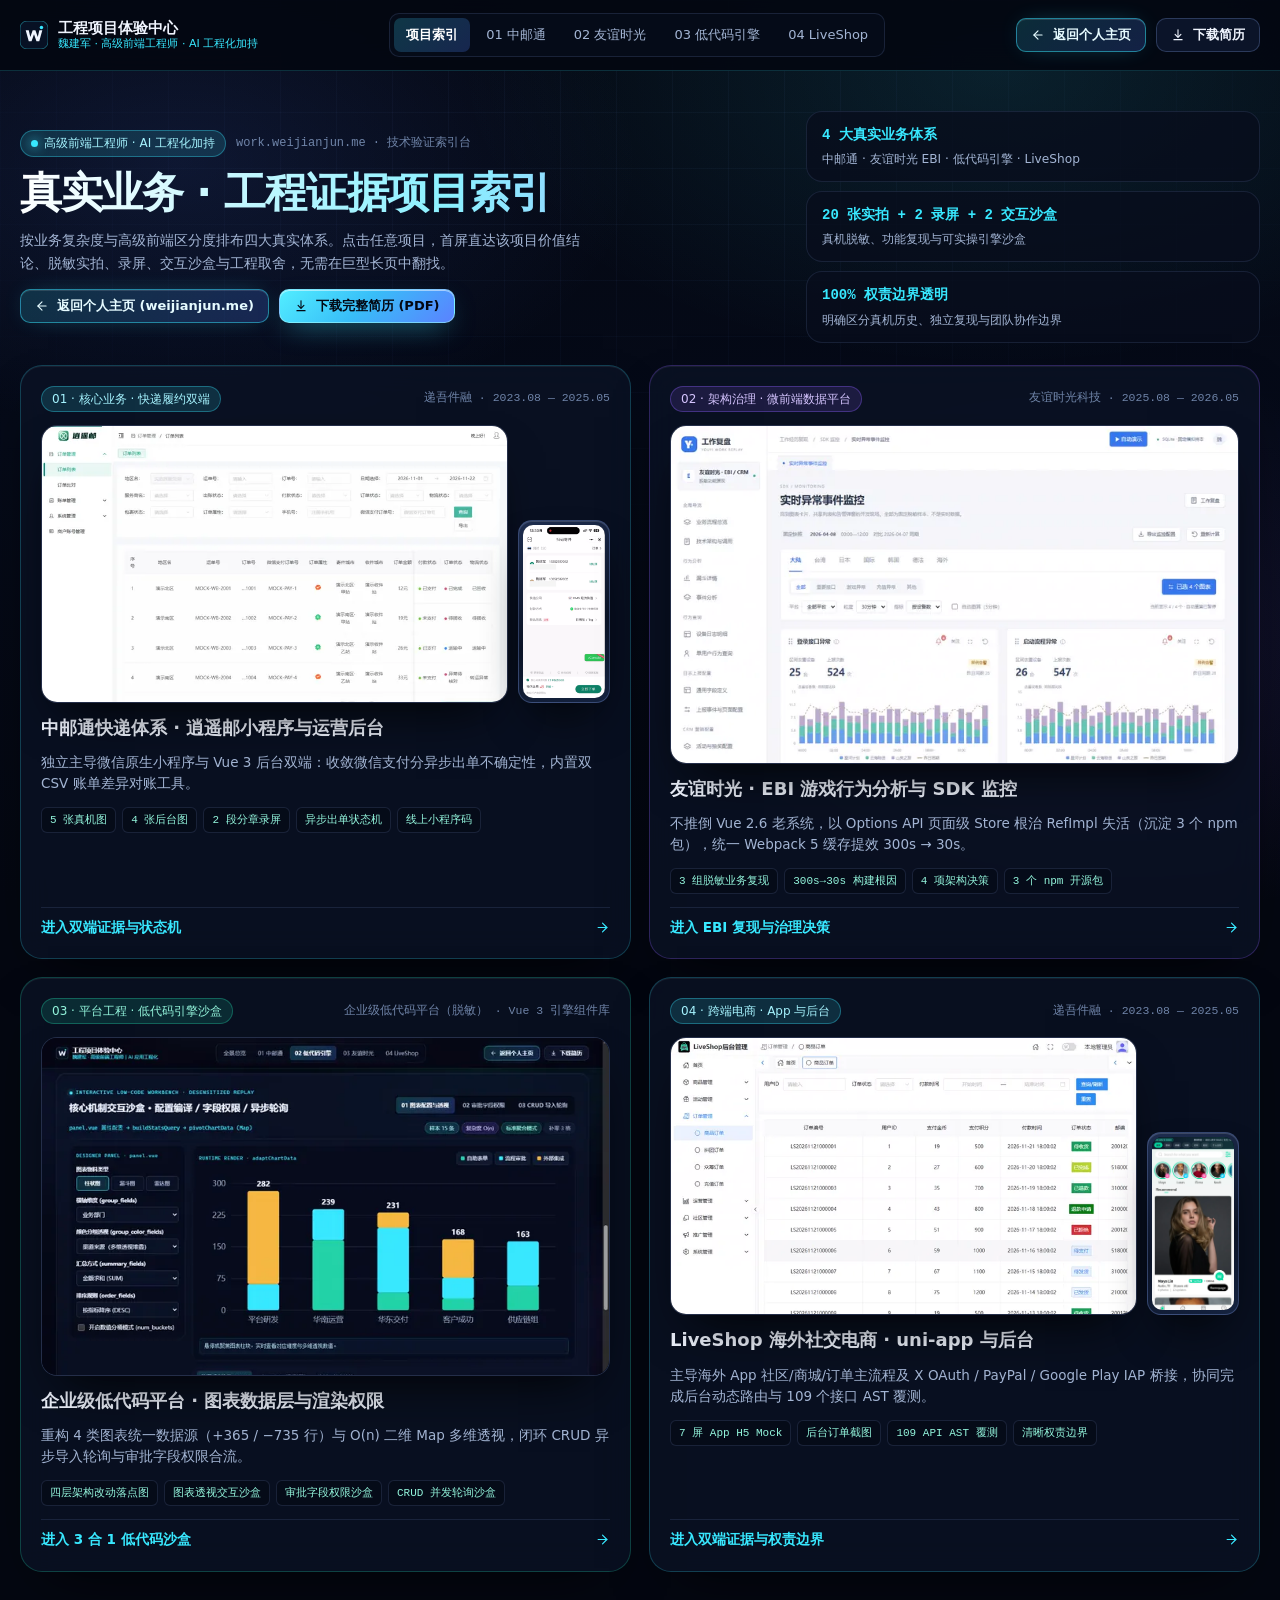
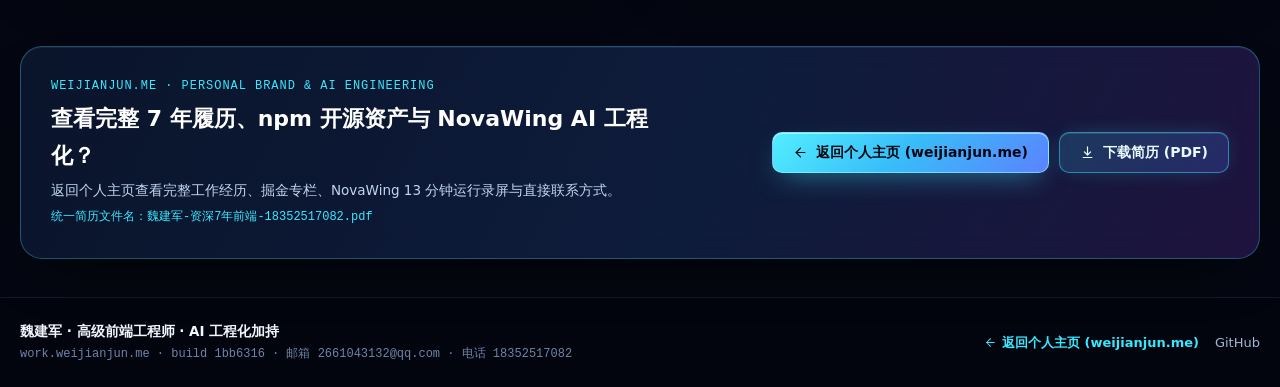
<file: index.html>
<!doctype html>
<html lang="zh-CN">
  <head>
    <meta charset="UTF-8" />
    <meta name="viewport" content="width=device-width, initial-scale=1.0" />
    <meta name="theme-color" content="#040711" />
    <meta
      name="description"
      content="魏建军 · 高级前端工程师 · AI 工程化加持。工程项目体验中心：中邮通快递双端、友谊时光 EBI 微前端治理、低代码引擎交互沙盒与 LiveShop 跨端电商真实工程证据。"
    />
    <title>工程项目体验中心 · 魏建军｜高级前端工程师 · AI 工程化加持</title>
    <link rel="icon" type="image/svg+xml" href="/favicon.svg" />
    <script type="module" crossorigin src="/assets/index-Be6veN6R.js"></script>
    <link rel="stylesheet" crossorigin href="/assets/index-PX1PVoQ8.css">
  </head>
  <body>
    <div id="app"></div>
    <noscript>
      魏建军 · 高级前端工程师 · AI 工程化加持 · 工程项目体验中心。
      <a href="https://weijianjun.me/">返回个人主页</a> ·
      <a
        href="/resume/%E9%AD%8F%E5%BB%BA%E5%86%9B-%E8%B5%84%E6%B7%B17%E5%B9%B4%E5%89%8D%E7%AB%AF-18352517082.pdf"
        download="魏建军-资深7年前端-18352517082.pdf"
        >下载完整简历</a
      >。启用 JavaScript 可查看完整交互式工程证据。
    </noscript>
  </body>
</html>
</file>
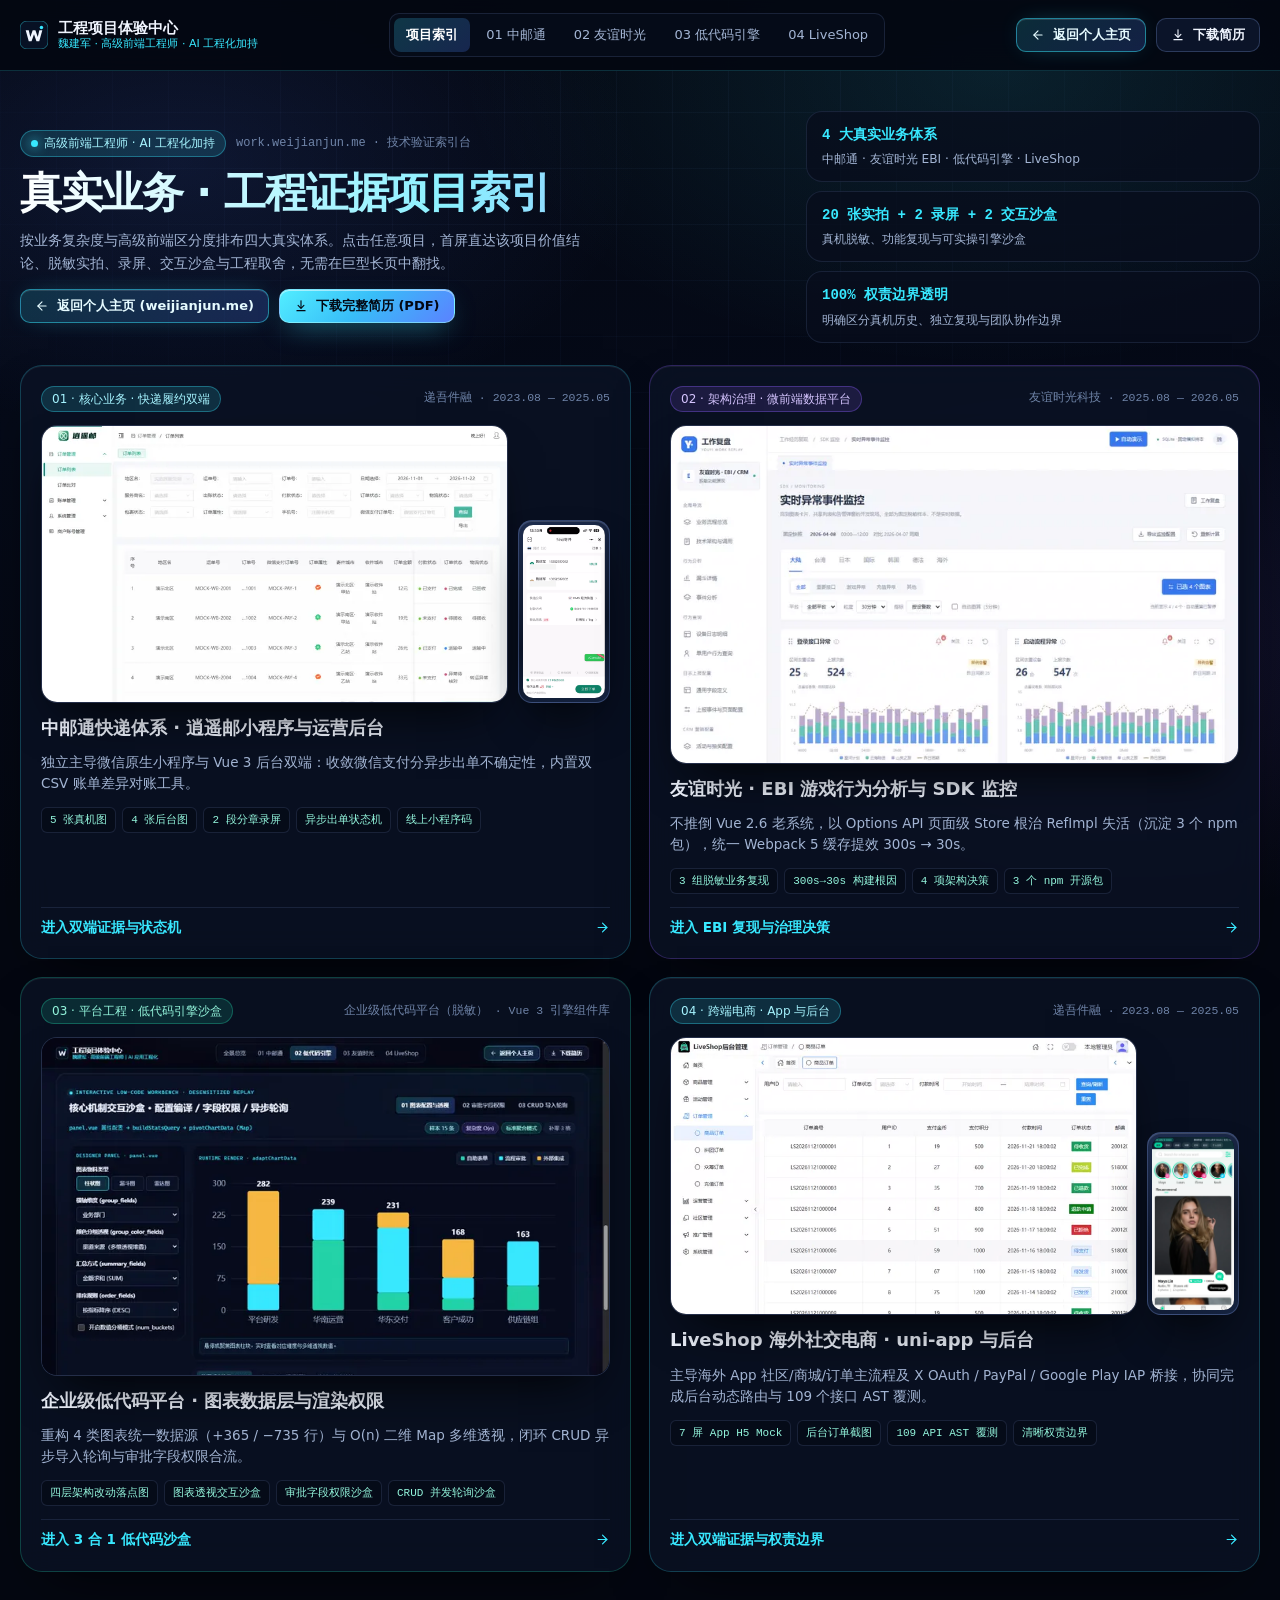
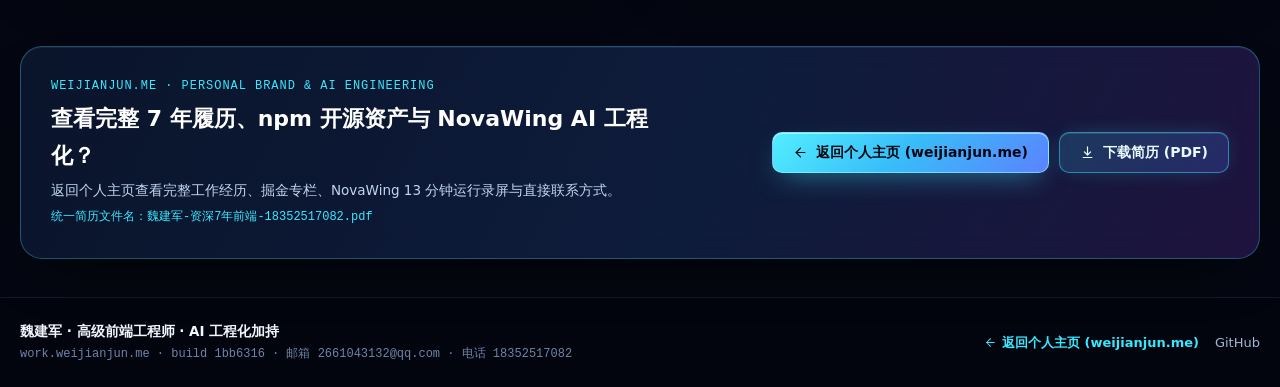
<file: projects/analytics/index.html>
<!doctype html>
<html lang="zh-CN">
  <head>
    <meta charset="UTF-8" />
    <meta name="viewport" content="width=device-width, initial-scale=1.0" />
    <meta name="theme-color" content="#040711" />
    <meta
      name="description"
      content="魏建军 · 高级前端工程师 · AI 工程化加持。工程项目体验中心：中邮通快递双端、友谊时光 EBI 微前端治理、低代码引擎交互沙盒与 LiveShop 跨端电商真实工程证据。"
    />
    <title>02 友谊时光 EBI 与微前端治理 · 工程证据｜魏建军</title>
    <link rel="icon" type="image/svg+xml" href="/favicon.svg" />
    <script type="module" crossorigin src="/assets/index-Be6veN6R.js"></script>
    <link rel="stylesheet" crossorigin href="/assets/index-PX1PVoQ8.css">
  </head>
  <body>
    <div id="app"></div>
    <noscript>
      魏建军 · 高级前端工程师 · AI 工程化加持 · 工程项目体验中心。
      <a href="https://weijianjun.me/">返回个人主页</a> ·
      <a
        href="/resume/%E9%AD%8F%E5%BB%BA%E5%86%9B-%E8%B5%84%E6%B7%B17%E5%B9%B4%E5%89%8D%E7%AB%AF-18352517082.pdf"
        download="魏建军-资深7年前端-18352517082.pdf"
        >下载完整简历</a
      >。启用 JavaScript 可查看完整交互式工程证据。
    </noscript>
  </body>
</html>
</file>
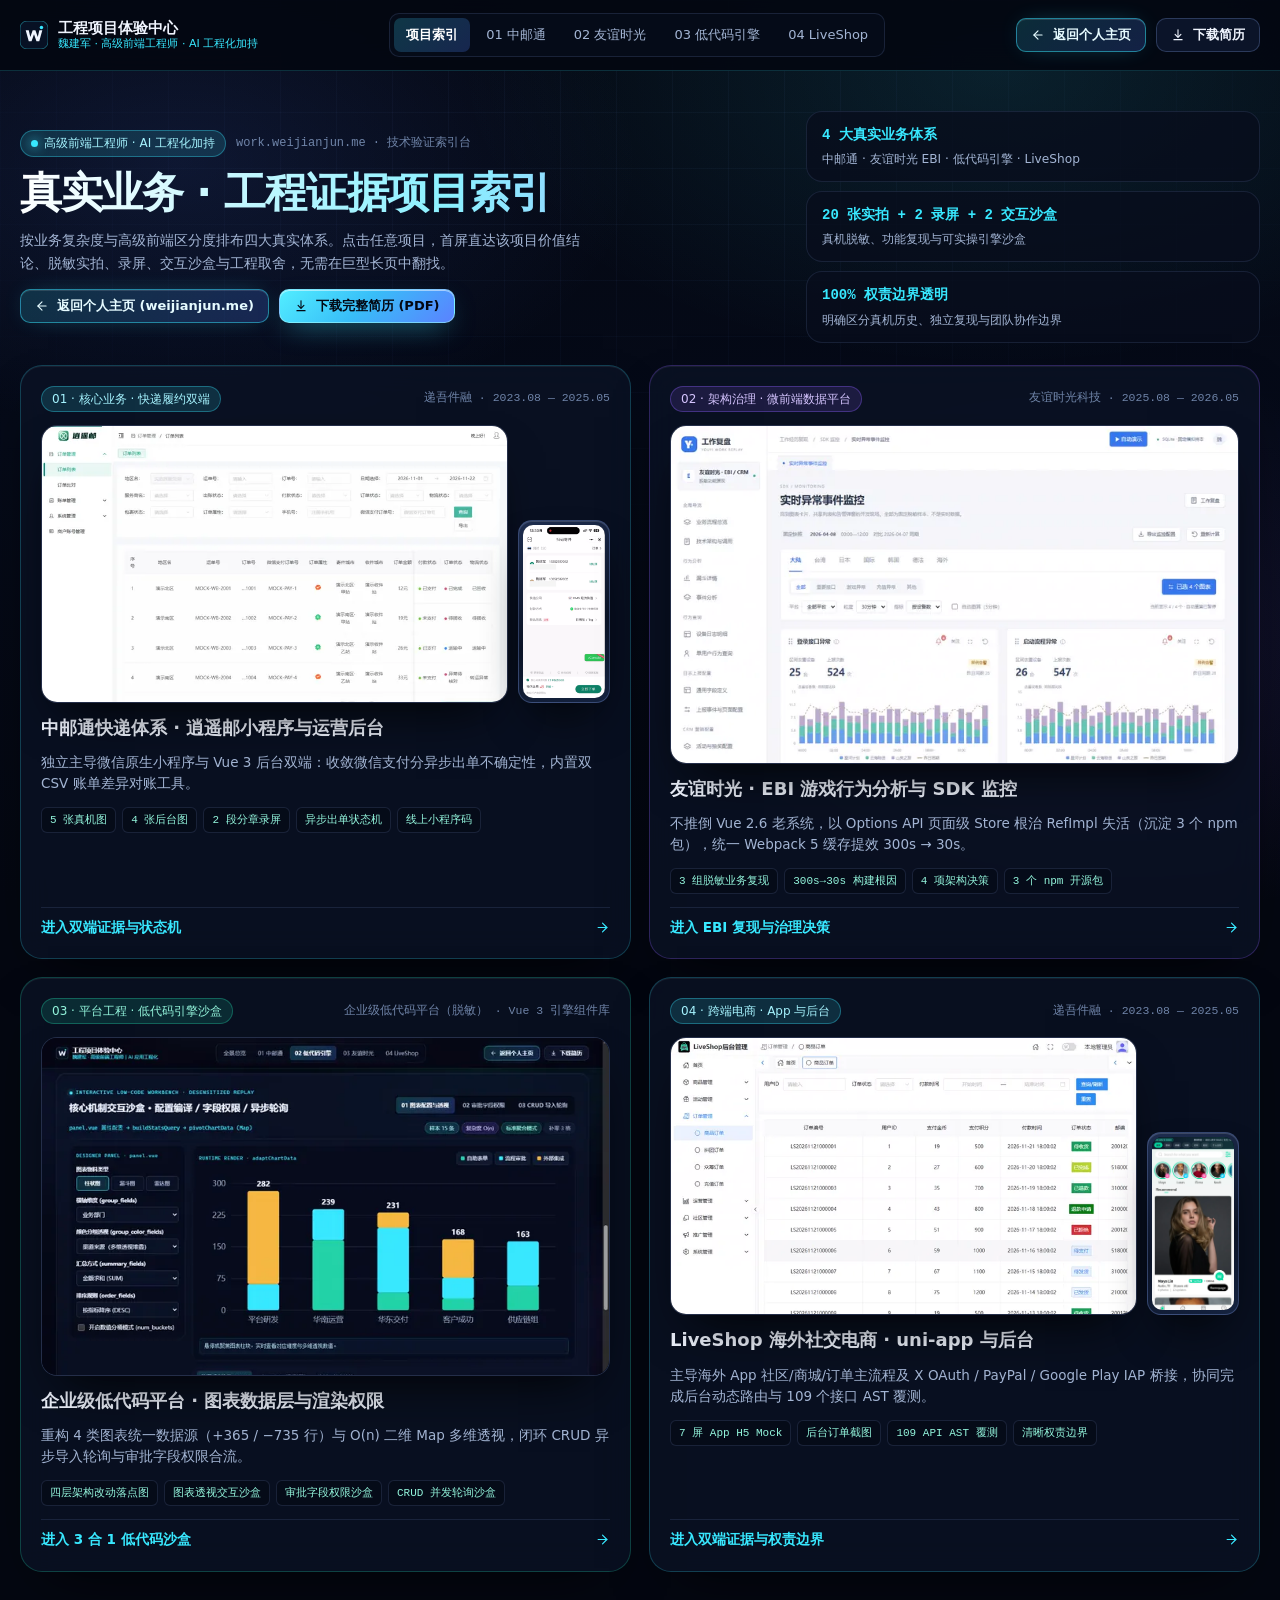
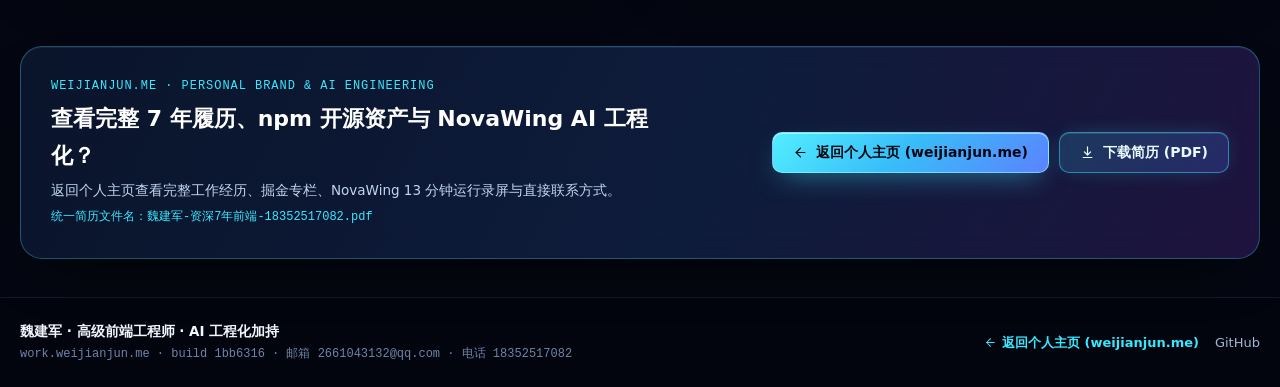
<file: projects/courier/index.html>
<!doctype html>
<html lang="zh-CN">
  <head>
    <meta charset="UTF-8" />
    <meta name="viewport" content="width=device-width, initial-scale=1.0" />
    <meta name="theme-color" content="#040711" />
    <meta
      name="description"
      content="魏建军 · 高级前端工程师 · AI 工程化加持。工程项目体验中心：中邮通快递双端、友谊时光 EBI 微前端治理、低代码引擎交互沙盒与 LiveShop 跨端电商真实工程证据。"
    />
    <title>01 中邮通快递双端（逍遥邮） · 工程证据｜魏建军</title>
    <link rel="icon" type="image/svg+xml" href="/favicon.svg" />
    <script type="module" crossorigin src="/assets/index-Be6veN6R.js"></script>
    <link rel="stylesheet" crossorigin href="/assets/index-PX1PVoQ8.css">
  </head>
  <body>
    <div id="app"></div>
    <noscript>
      魏建军 · 高级前端工程师 · AI 工程化加持 · 工程项目体验中心。
      <a href="https://weijianjun.me/">返回个人主页</a> ·
      <a
        href="/resume/%E9%AD%8F%E5%BB%BA%E5%86%9B-%E8%B5%84%E6%B7%B17%E5%B9%B4%E5%89%8D%E7%AB%AF-18352517082.pdf"
        download="魏建军-资深7年前端-18352517082.pdf"
        >下载完整简历</a
      >。启用 JavaScript 可查看完整交互式工程证据。
    </noscript>
  </body>
</html>
</file>
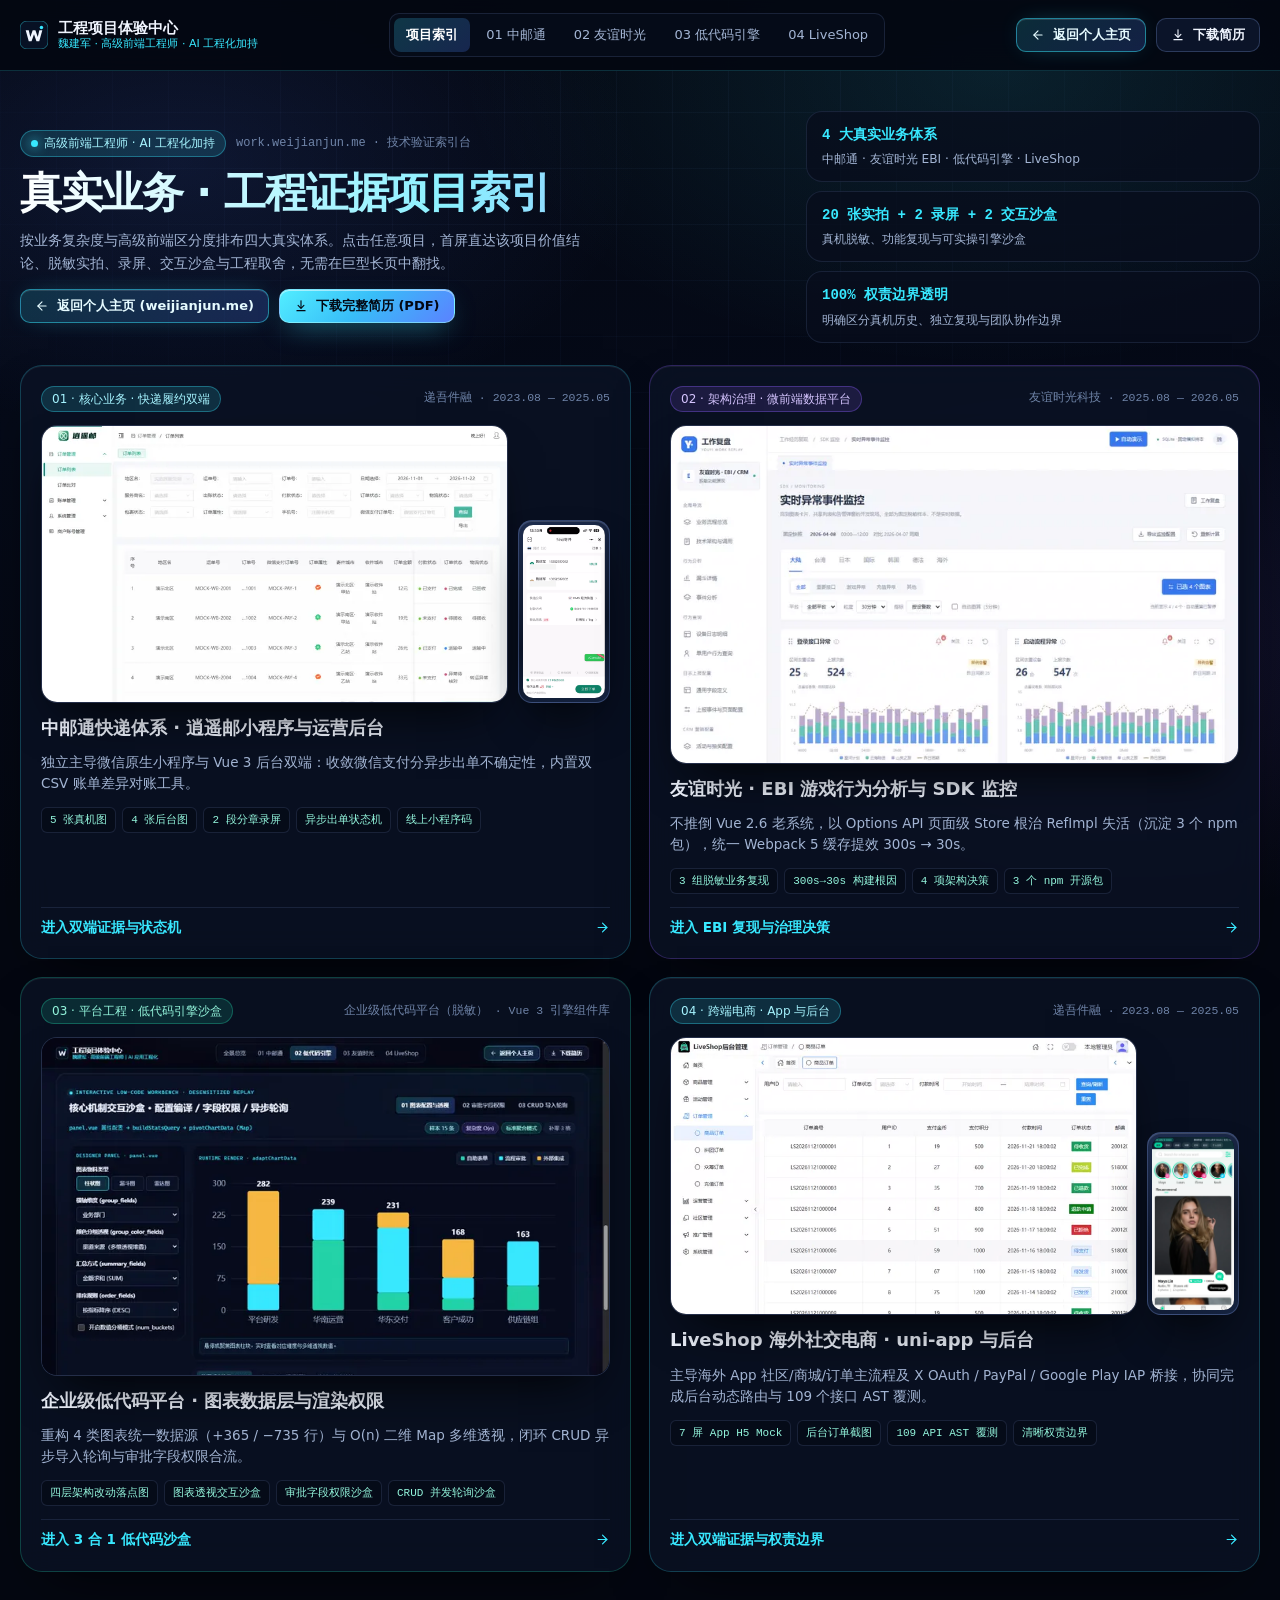
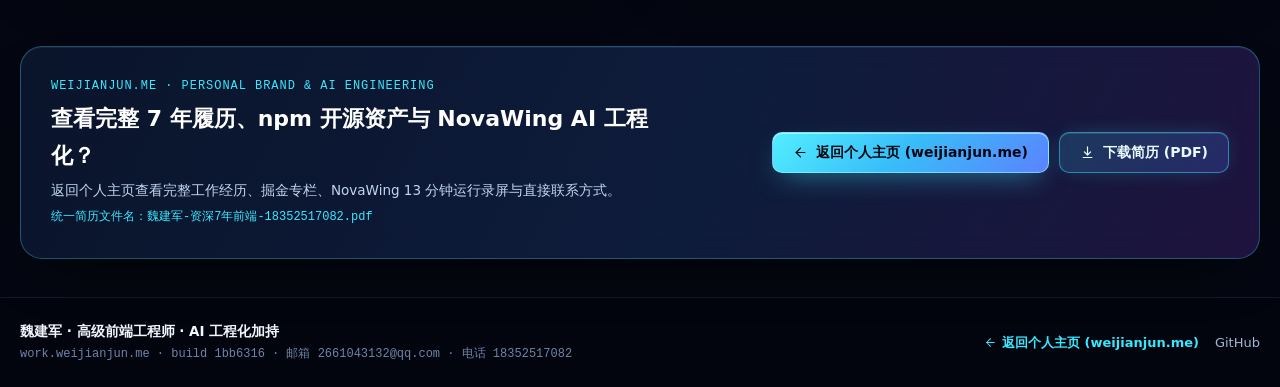
<file: projects/liveshop/index.html>
<!doctype html>
<html lang="zh-CN">
  <head>
    <meta charset="UTF-8" />
    <meta name="viewport" content="width=device-width, initial-scale=1.0" />
    <meta name="theme-color" content="#040711" />
    <meta
      name="description"
      content="魏建军 · 高级前端工程师 · AI 工程化加持。工程项目体验中心：中邮通快递双端、友谊时光 EBI 微前端治理、低代码引擎交互沙盒与 LiveShop 跨端电商真实工程证据。"
    />
    <title>04 LiveShop 海外社交电商双端 · 工程证据｜魏建军</title>
    <link rel="icon" type="image/svg+xml" href="/favicon.svg" />
    <script type="module" crossorigin src="/assets/index-Be6veN6R.js"></script>
    <link rel="stylesheet" crossorigin href="/assets/index-PX1PVoQ8.css">
  </head>
  <body>
    <div id="app"></div>
    <noscript>
      魏建军 · 高级前端工程师 · AI 工程化加持 · 工程项目体验中心。
      <a href="https://weijianjun.me/">返回个人主页</a> ·
      <a
        href="/resume/%E9%AD%8F%E5%BB%BA%E5%86%9B-%E8%B5%84%E6%B7%B17%E5%B9%B4%E5%89%8D%E7%AB%AF-18352517082.pdf"
        download="魏建军-资深7年前端-18352517082.pdf"
        >下载完整简历</a
      >。启用 JavaScript 可查看完整交互式工程证据。
    </noscript>
  </body>
</html>
</file>
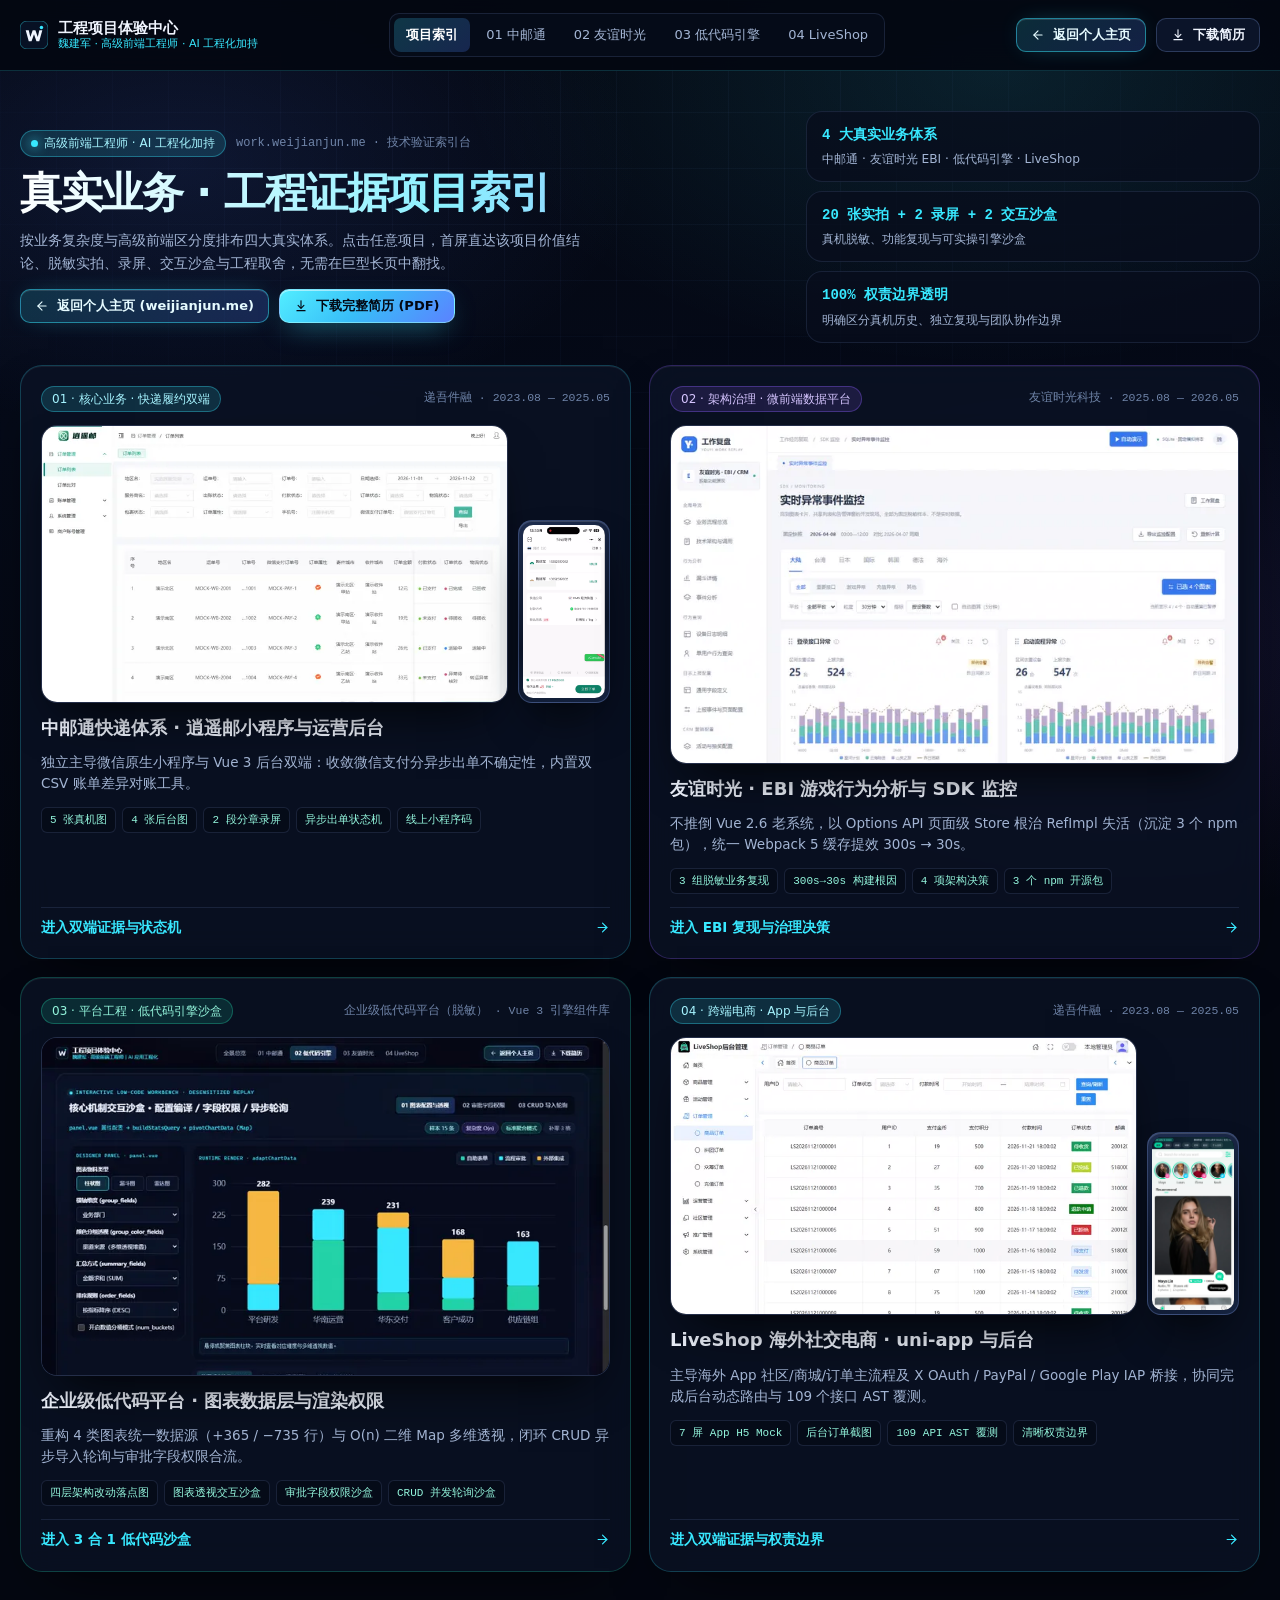
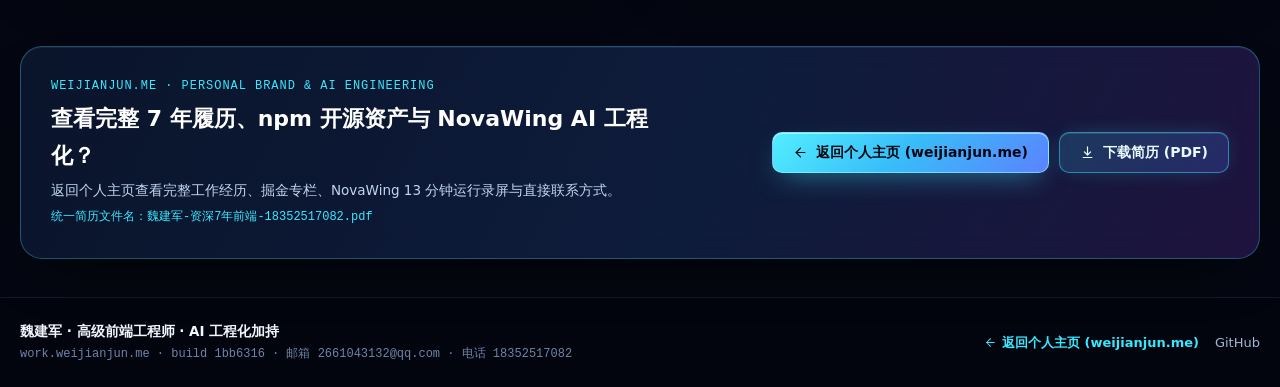
<file: projects/lowcode/index.html>
<!doctype html>
<html lang="zh-CN">
  <head>
    <meta charset="UTF-8" />
    <meta name="viewport" content="width=device-width, initial-scale=1.0" />
    <meta name="theme-color" content="#040711" />
    <meta
      name="description"
      content="魏建军 · 高级前端工程师 · AI 工程化加持。工程项目体验中心：中邮通快递双端、友谊时光 EBI 微前端治理、低代码引擎交互沙盒与 LiveShop 跨端电商真实工程证据。"
    />
    <title>03 企业级低代码引擎交互沙盒 · 工程证据｜魏建军</title>
    <link rel="icon" type="image/svg+xml" href="/favicon.svg" />
    <script type="module" crossorigin src="/assets/index-Be6veN6R.js"></script>
    <link rel="stylesheet" crossorigin href="/assets/index-PX1PVoQ8.css">
  </head>
  <body>
    <div id="app"></div>
    <noscript>
      魏建军 · 高级前端工程师 · AI 工程化加持 · 工程项目体验中心。
      <a href="https://weijianjun.me/">返回个人主页</a> ·
      <a
        href="/resume/%E9%AD%8F%E5%BB%BA%E5%86%9B-%E8%B5%84%E6%B7%B17%E5%B9%B4%E5%89%8D%E7%AB%AF-18352517082.pdf"
        download="魏建军-资深7年前端-18352517082.pdf"
        >下载完整简历</a
      >。启用 JavaScript 可查看完整交互式工程证据。
    </noscript>
  </body>
</html>
</file>
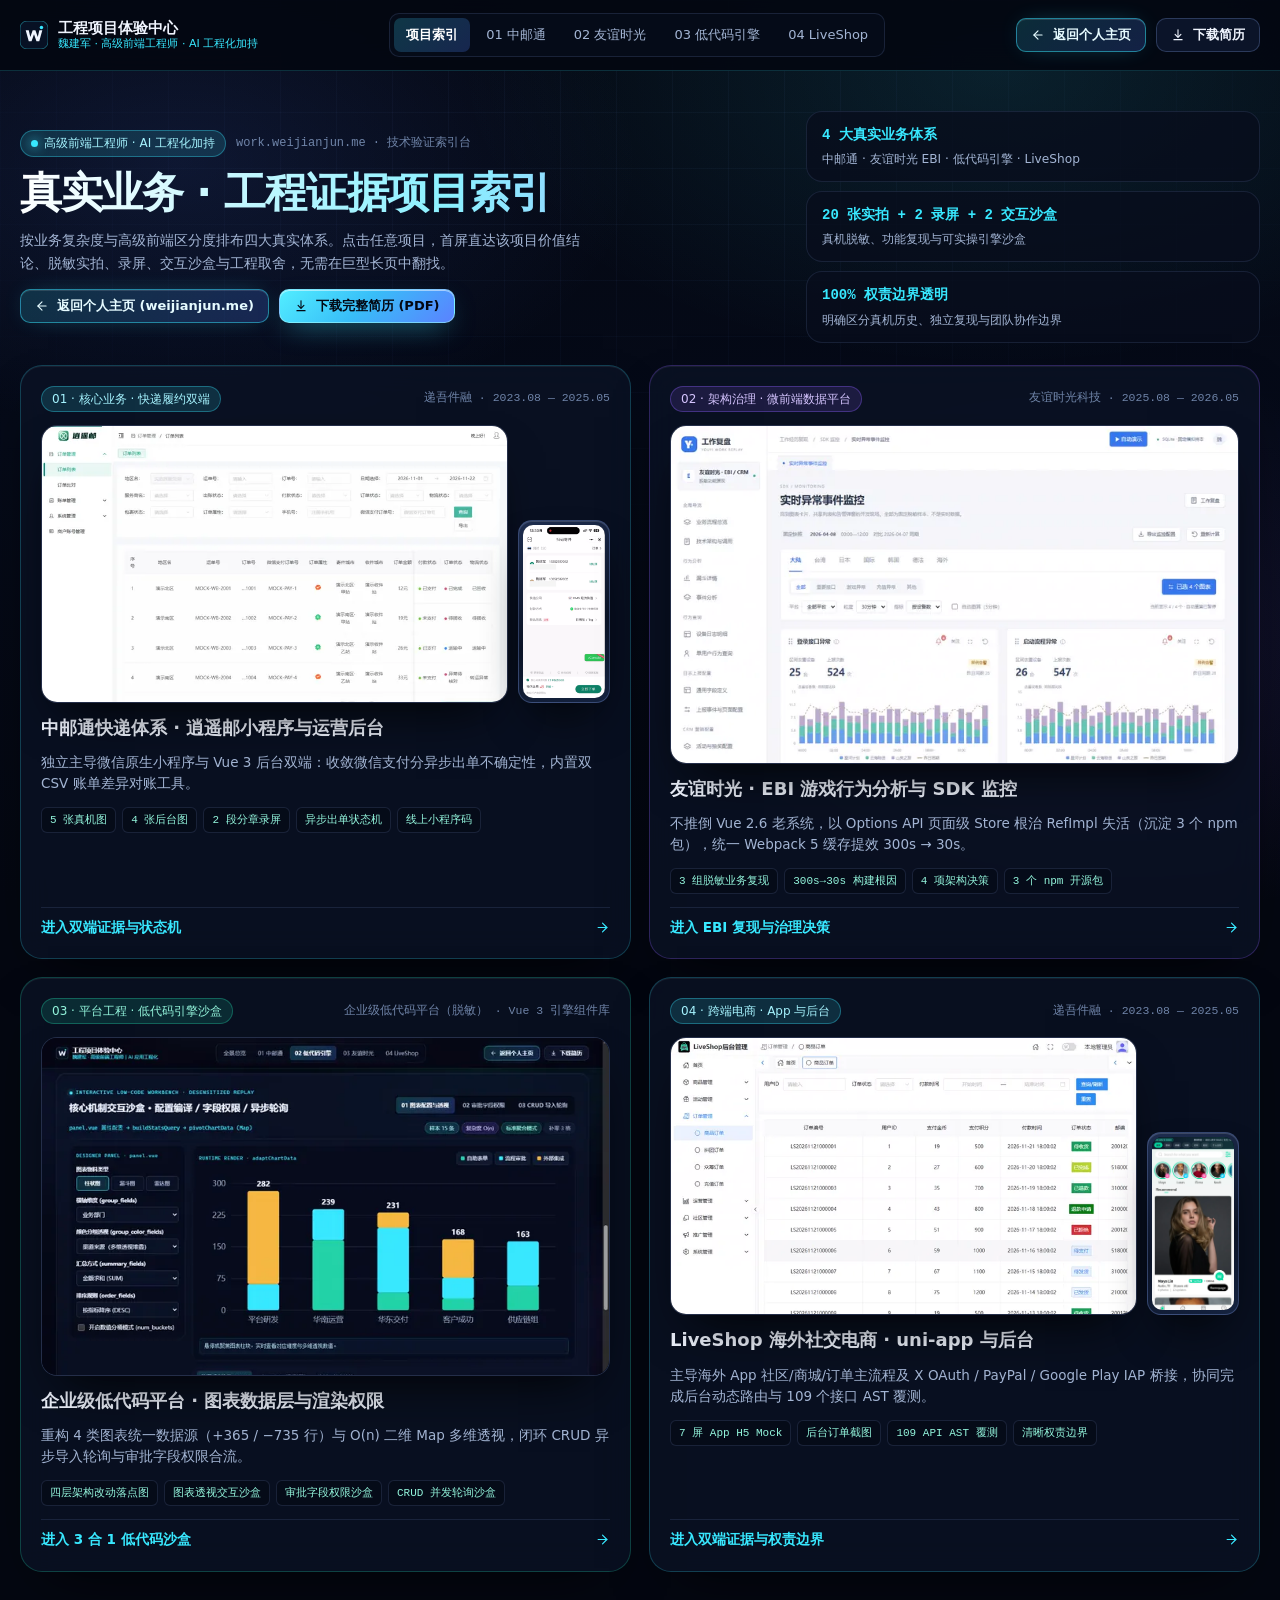
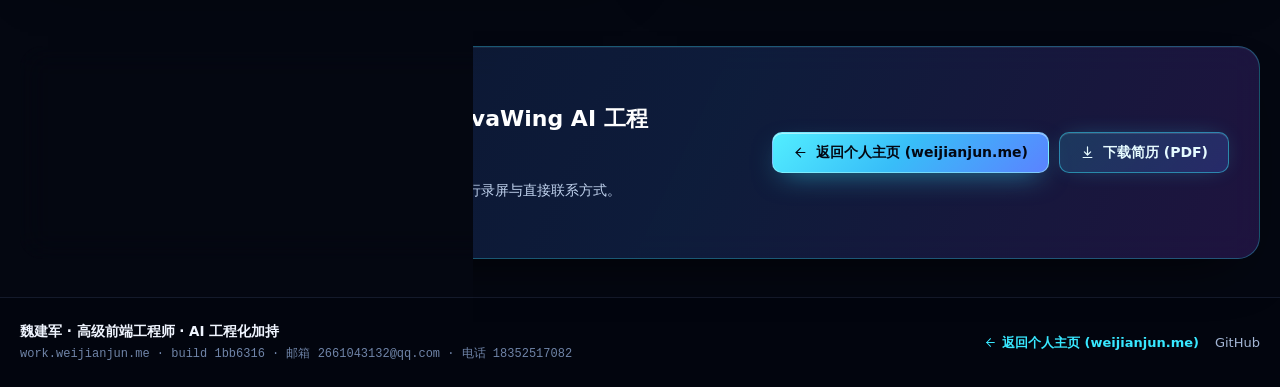
<file: projects/courier/admin/index.html>
<!doctype html>
<html lang="zh-CN">
  <head>
    <meta charset="UTF-8" />
    <meta name="viewport" content="width=device-width, initial-scale=1.0" />
    <meta name="theme-color" content="#040711" />
    <meta
      name="description"
      content="魏建军 · 高级前端工程师 · AI 工程化加持。工程项目体验中心：中邮通快递双端、友谊时光 EBI 微前端治理、低代码引擎交互沙盒与 LiveShop 跨端电商真实工程证据。"
    />
    <title>01 中邮通运营管理后台 · 订单与对账证据｜魏建军</title>
    <link rel="icon" type="image/svg+xml" href="/favicon.svg" />
    <script type="module" crossorigin src="/assets/index-Be6veN6R.js"></script>
    <link rel="stylesheet" crossorigin href="/assets/index-PX1PVoQ8.css">
  </head>
  <body>
    <div id="app"></div>
    <noscript>
      魏建军 · 高级前端工程师 · AI 工程化加持 · 工程项目体验中心。
      <a href="https://weijianjun.me/">返回个人主页</a> ·
      <a
        href="/resume/%E9%AD%8F%E5%BB%BA%E5%86%9B-%E8%B5%84%E6%B7%B17%E5%B9%B4%E5%89%8D%E7%AB%AF-18352517082.pdf"
        download="魏建军-资深7年前端-18352517082.pdf"
        >下载完整简历</a
      >。启用 JavaScript 可查看完整交互式工程证据。
    </noscript>
  </body>
</html>
</file>
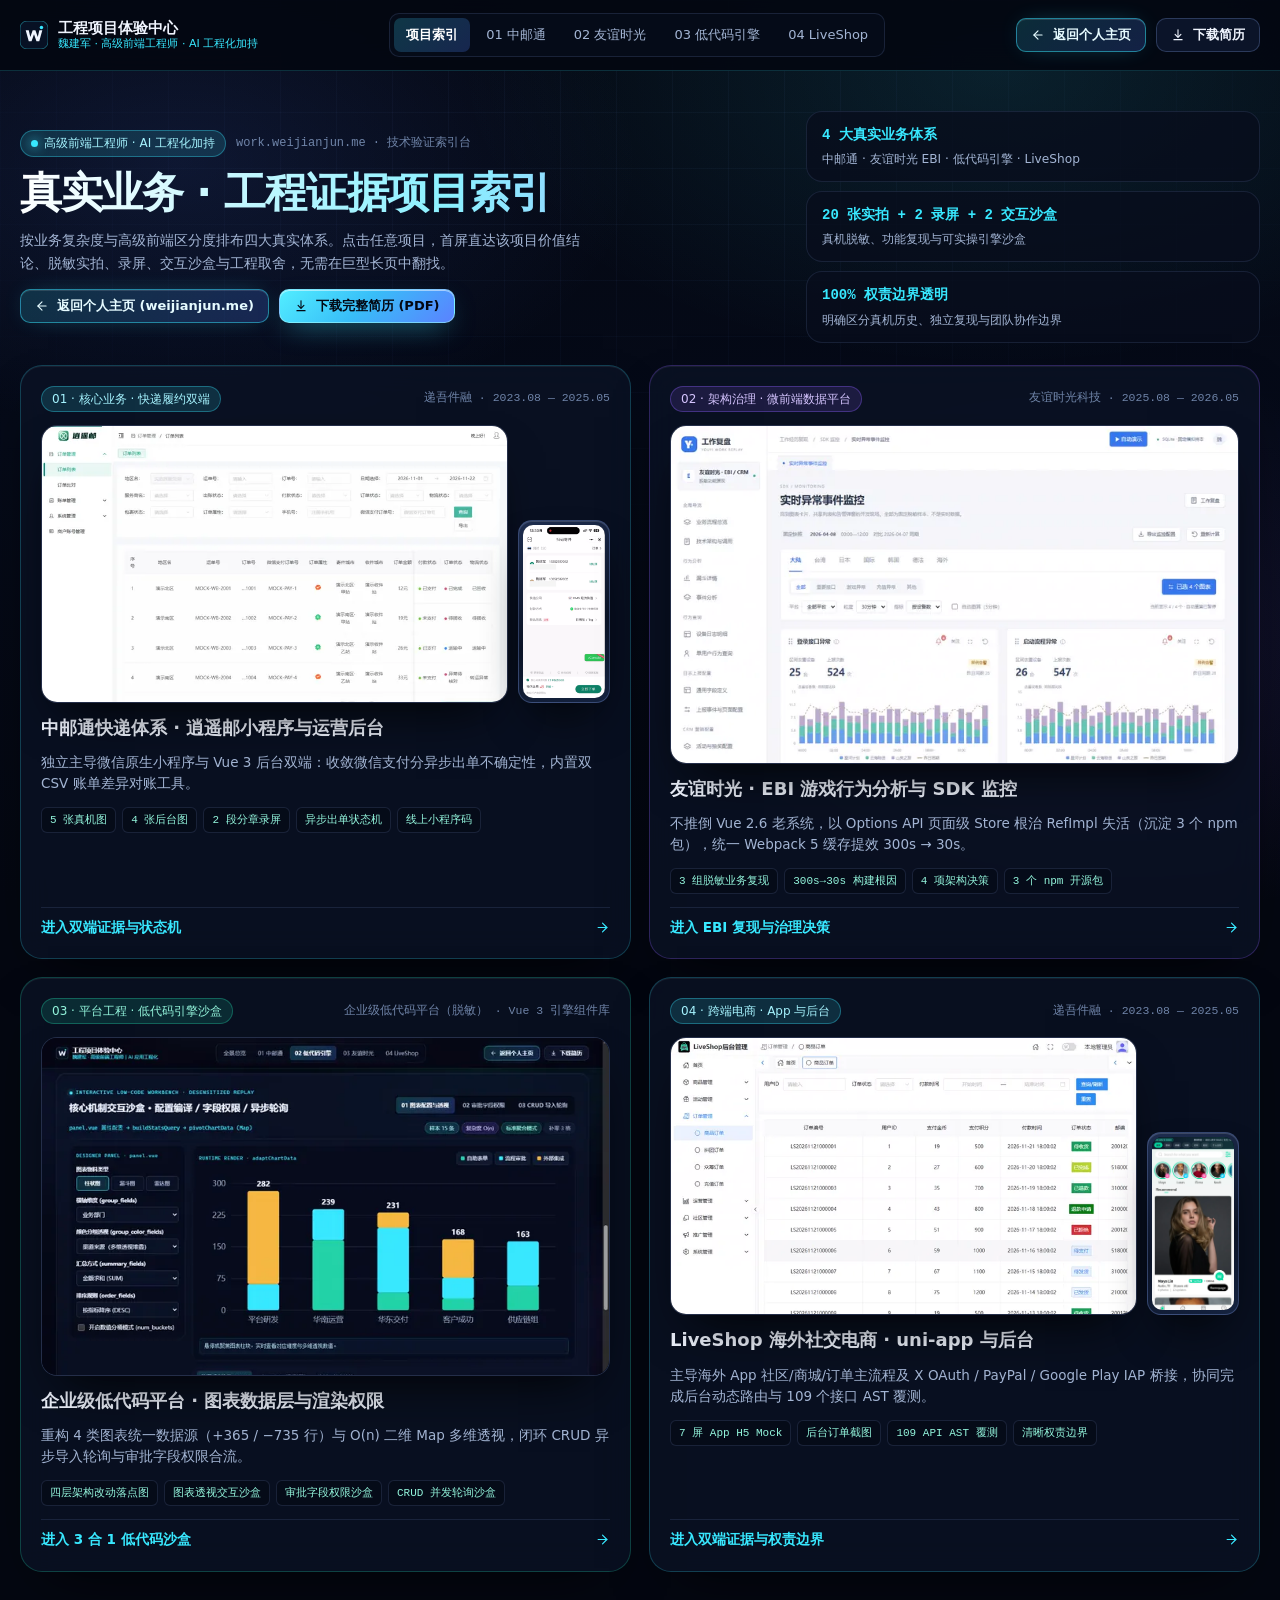
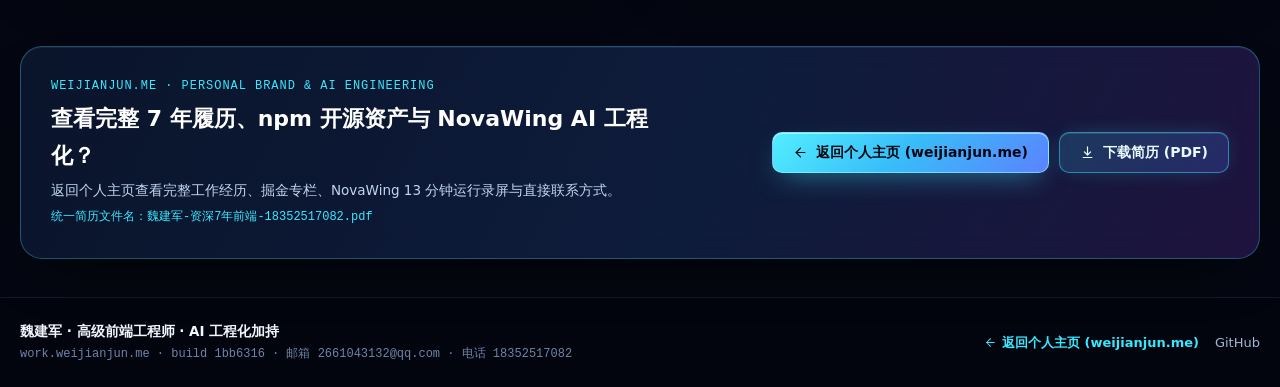
<file: projects/courier/mini/index.html>
<!doctype html>
<html lang="zh-CN">
  <head>
    <meta charset="UTF-8" />
    <meta name="viewport" content="width=device-width, initial-scale=1.0" />
    <meta name="theme-color" content="#040711" />
    <meta
      name="description"
      content="魏建军 · 高级前端工程师 · AI 工程化加持。工程项目体验中心：中邮通快递双端、友谊时光 EBI 微前端治理、低代码引擎交互沙盒与 LiveShop 跨端电商真实工程证据。"
    />
    <title>01 中邮通微信小程序 · 真机与支付分证据｜魏建军</title>
    <link rel="icon" type="image/svg+xml" href="/favicon.svg" />
    <script type="module" crossorigin src="/assets/index-Be6veN6R.js"></script>
    <link rel="stylesheet" crossorigin href="/assets/index-PX1PVoQ8.css">
  </head>
  <body>
    <div id="app"></div>
    <noscript>
      魏建军 · 高级前端工程师 · AI 工程化加持 · 工程项目体验中心。
      <a href="https://weijianjun.me/">返回个人主页</a> ·
      <a
        href="/resume/%E9%AD%8F%E5%BB%BA%E5%86%9B-%E8%B5%84%E6%B7%B17%E5%B9%B4%E5%89%8D%E7%AB%AF-18352517082.pdf"
        download="魏建军-资深7年前端-18352517082.pdf"
        >下载完整简历</a
      >。启用 JavaScript 可查看完整交互式工程证据。
    </noscript>
  </body>
</html>
</file>
<file: assets/index-PX1PVoQ8.css>
:root{--bg-void: #040711;--bg-deep: #070d1b;--bg-surface: #0b1326;--bg-surface-elevated: #101b33;--bg-glass: rgba(11, 19, 38, .76);--bg-glass-strong: rgba(8, 14, 29, .9);--ink-primary: #f0f5ff;--ink-secondary: #a3b5d4;--ink-muted: #6f84a8;--ink-inverse: #040711;--cyan: #38e8ff;--cyan-soft: rgba(56, 232, 255, .14);--cyan-line: rgba(56, 232, 255, .42);--blue: #4f7cff;--blue-soft: rgba(79, 124, 255, .16);--violet: #8b5cf6;--violet-soft: rgba(139, 92, 246, .15);--emerald: #22d3a8;--emerald-soft: rgba(34, 211, 168, .14);--amber: #f5b942;--amber-soft: rgba(245, 185, 66, .14);--line-subtle: rgba(148, 179, 255, .12);--line-strong: rgba(148, 179, 255, .24);--specular: inset 0 1px 0 rgba(255, 255, 255, .06);--font-sans: "Inter", "PingFang SC", "Hiragino Sans GB", "Microsoft YaHei", "Noto Sans SC", system-ui, -apple-system, BlinkMacSystemFont, sans-serif;--font-mono: "JetBrains Mono", "Cascadia Mono", "SFMono-Regular", ui-monospace, Consolas, monospace;--radius-xs: 6px;--radius-sm: 10px;--radius-md: 16px;--radius-lg: 22px;--radius-pill: 999px;--container-max: 1240px;--nav-height: 70px;--ease-out: cubic-bezier(.22, 1, .36, 1)}*,*:before,*:after{box-sizing:border-box}html{scroll-behavior:smooth;color-scheme:dark;background-color:var(--bg-void);-webkit-text-size-adjust:100%}body{margin:0;min-height:100vh;font-family:var(--font-sans);font-size:15px;line-height:1.65;color:var(--ink-primary);background-color:var(--bg-void);overflow-x:clip;-webkit-font-smoothing:antialiased;-moz-osx-font-smoothing:grayscale}img,video,svg{display:block;max-width:100%}button,input,select,textarea{font:inherit;color:inherit}a{color:inherit;text-decoration:none}:focus-visible{outline:2px solid var(--cyan);outline-offset:3px;border-radius:var(--radius-xs)}.skip-link{position:fixed;top:-100px;left:16px;z-index:200;padding:10px 16px;border-radius:var(--radius-sm);background:var(--cyan);color:var(--ink-inverse);font-weight:600;transition:top .2s var(--ease-out)}.skip-link:focus{top:16px}.sr-only{position:absolute;width:1px;height:1px;padding:0;margin:-1px;overflow:hidden;clip:rect(0,0,0,0);white-space:nowrap;border:0}.space-shell{position:relative;min-height:100vh;isolation:isolate}.space-shell:before{content:"";position:fixed;inset:0;z-index:-2;pointer-events:none;background:radial-gradient(62% 48% at 78% 8%,rgba(56,232,255,.11),transparent 68%),radial-gradient(50% 42% at 14% 18%,rgba(79,124,255,.13),transparent 72%),radial-gradient(46% 42% at 88% 72%,rgba(139,92,246,.1),transparent 72%),linear-gradient(180deg,#040711,#050a18 48%,#040711)}.space-shell:after{content:"";position:fixed;inset:0;z-index:-1;pointer-events:none;background-image:linear-gradient(to right,rgba(130,170,255,.045) 1px,transparent 1px),linear-gradient(to bottom,rgba(130,170,255,.045) 1px,transparent 1px);background-size:56px 56px;mask-image:radial-gradient(ellipse 85% 65% at 50% 15%,#000 18%,transparent 82%);-webkit-mask-image:radial-gradient(ellipse 85% 65% at 50% 15%,#000 18%,transparent 82%)}.container{width:min(var(--container-max),calc(100% - 40px));margin-inline:auto}.section-block{position:relative;padding-block:clamp(44px,5.5vw,76px)}[id]{scroll-margin-top:86px}.section-block+.section-block:before{content:"";position:absolute;top:0;left:50%;transform:translate(-50%);width:min(var(--container-max),calc(100% - 40px));height:1px;background:linear-gradient(90deg,transparent,rgba(148,179,255,.18) 20%,rgba(56,232,255,.22) 50%,rgba(148,179,255,.18) 80%,transparent)}.eyebrow{display:inline-flex;align-items:center;gap:8px;font-family:var(--font-mono);font-size:12px;letter-spacing:.08em;text-transform:uppercase;color:var(--cyan)}.eyebrow-dot{width:7px;height:7px;border-radius:50%;background:var(--cyan);box-shadow:0 0 12px var(--cyan);flex-shrink:0}.section-header{display:grid;gap:12px;margin-bottom:clamp(28px,3.6vw,44px)}.section-header-split{display:flex;flex-wrap:wrap;align-items:flex-end;justify-content:space-between;gap:18px}.section-title{margin:0;font-size:clamp(26px,3.4vw,38px);line-height:1.18;letter-spacing:-.025em;font-weight:700;color:var(--ink-primary)}.section-lead{margin:0;max-width:66ch;font-size:15px;color:var(--ink-secondary)}.mono{font-family:var(--font-mono);font-variant-numeric:tabular-nums}.glass-panel{background:var(--bg-glass);border:1px solid var(--line-subtle);border-radius:var(--radius-lg);box-shadow:var(--specular),0 24px 56px -28px #000000d9;backdrop-filter:blur(16px);-webkit-backdrop-filter:blur(16px)}.glass-panel-interactive{transition:border-color .25s var(--ease-out),transform .25s var(--ease-out),box-shadow .25s var(--ease-out)}.glass-panel-interactive:hover{border-color:var(--cyan-line);box-shadow:var(--specular),0 26px 60px -24px #000000e6,0 0 0 1px #38e8ff1f}.badge{display:inline-flex;align-items:center;flex-wrap:wrap;gap:6px;max-width:100%;padding:4px 10px;border-radius:var(--radius-pill);font-size:12px;font-weight:500;line-height:1.35;border:1px solid var(--line-subtle);background:#101b33cc;color:var(--ink-secondary)}.badge-cyan{border-color:#38e8ff57;background:var(--cyan-soft);color:#a6f4ff}.badge-violet{border-color:#8b5cf65c;background:var(--violet-soft);color:#d6c5ff}.badge-emerald{border-color:#22d3a857;background:var(--emerald-soft);color:#93f5dc}.badge-amber{border-color:#f5b94257;background:var(--amber-soft);color:#fde19e}.tag-row{display:flex;flex-wrap:wrap;gap:8px}.tech-chip{display:inline-flex;align-items:center;padding:4px 10px;border-radius:var(--radius-xs);border:1px solid rgba(148,179,255,.14);background:#0f1930b8;color:#c5d5f2;font-family:var(--font-mono);font-size:12px;line-height:1.35}.btn{display:inline-flex;align-items:center;justify-content:center;gap:8px;padding:11px 20px;border-radius:var(--radius-sm);border:1px solid transparent;font-size:14px;font-weight:600;line-height:1.25;cursor:pointer;white-space:nowrap;transition:transform .2s var(--ease-out),background-color .2s var(--ease-out),border-color .2s var(--ease-out),box-shadow .2s var(--ease-out),color .2s var(--ease-out)}.btn:active{transform:translateY(1px)}.btn-sm{padding:8px 14px;font-size:13px}.btn-primary{background:linear-gradient(135deg,#52eeff,#38bdf8 48%,#5b82ff);color:#030712;border-color:#a5f3fc8c;box-shadow:0 10px 28px -10px #38e8ff8c,inset 0 1px #ffffff80}.btn-primary:hover{transform:translateY(-1px);box-shadow:0 14px 34px -10px #38e8ffb3,inset 0 1px #ffffffa6}.btn-portal{background:linear-gradient(135deg,#38e8ff29,#4f7cff38);border-color:#38e8ff7a;color:#e6fbff;box-shadow:inset 0 1px #ffffff1f,0 0 24px -10px #38e8ff73}.btn-portal:hover{transform:translateY(-1px);background:linear-gradient(135deg,#38e8ff42,#4f7cff57);border-color:var(--cyan);color:#fff}.btn-ghost{background:#101b33b8;border-color:var(--line-strong);color:var(--ink-primary)}.btn-ghost:hover{background:#182747e0;border-color:#94b3ff73}.btn-link{padding:6px 2px;background:transparent;color:var(--cyan);font-weight:500}.btn-link:hover{color:#a6f4ff}.optical-frame{position:relative;border-radius:var(--radius-md);border:1px solid rgba(148,179,255,.2);background:#070d1b;overflow:hidden;box-shadow:0 24px 48px -20px #000000e6,inset 0 1px #ffffff14}.optical-frame-bar{display:flex;align-items:center;justify-content:space-between;gap:10px;padding:8px 12px;background:linear-gradient(180deg,#0f1a31,#0a1224);border-bottom:1px solid rgba(148,179,255,.12)}.optical-dots{display:inline-flex;align-items:center;gap:5px;flex-shrink:0}.optical-dots span{width:7px;height:7px;border-radius:50%;background:#94b3ff47}.optical-dots span:first-child{background:#38e8ffa6}.optical-bar-label{font-family:var(--font-mono);font-size:11px;color:var(--ink-muted);overflow:hidden;text-overflow:ellipsis;white-space:nowrap}.optical-media-btn{display:block;width:100%;padding:0;border:0;background:#070d1b;cursor:zoom-in;position:relative;text-align:left}.optical-media-btn img{width:100%;height:auto;display:block;transition:transform .35s var(--ease-out)}.optical-media-btn:hover img{transform:scale(1.015)}.optical-zoom-hint{position:absolute;right:10px;bottom:10px;display:inline-flex;align-items:center;gap:5px;padding:5px 10px;border-radius:var(--radius-pill);background:#040711d6;border:1px solid rgba(56,232,255,.4);color:#e6fbff;font-size:11px;font-weight:500;-webkit-backdrop-filter:blur(8px);backdrop-filter:blur(8px)}.phone-bezel{position:relative;border-radius:22px;padding:6px;background:linear-gradient(160deg,#1e2d4f,#0b1326 60%,#152340);border:1px solid rgba(148,179,255,.26);box-shadow:0 24px 48px -18px #000000eb,inset 0 1px #ffffff24}.phone-bezel-screen{display:block;width:100%;padding:0;border:0;border-radius:16px;overflow:hidden;background:#fff;cursor:zoom-in}.phone-bezel-screen img{width:100%;height:auto;display:block}[data-reveal]{opacity:1;transform:translateY(0);transition:opacity .45s var(--ease-out),transform .45s var(--ease-out)}@media(max-width:768px){.container{width:min(var(--container-max),calc(100% - 28px))}}@media(max-width:480px){.btn{white-space:normal;text-align:center}.glass-panel,.optical-frame,.case-stack>*,.work-hero-stack>*{min-width:0}p,li{overflow-wrap:anywhere}.mono{overflow-wrap:break-word}}@media(prefers-reduced-motion:reduce){html{scroll-behavior:auto}*,*:before,*:after{animation-duration:.01ms!important;animation-iteration-count:1!important;transition-duration:.01ms!important}[data-reveal]{opacity:1;transform:none}}.app-icon[data-v-6edf1537]{flex-shrink:0}img[data-v-9b945e5b]{display:block;width:100%;height:auto;background:#070d1b}.work-nav[data-v-8f239659]{position:sticky;top:0;z-index:80;border-bottom:1px solid rgba(56,232,255,.18);background:#040711e6;backdrop-filter:blur(18px);-webkit-backdrop-filter:blur(18px)}.work-nav-inner[data-v-8f239659]{min-height:var(--nav-height);display:flex;align-items:center;justify-content:space-between;gap:14px}.work-brand[data-v-8f239659]{display:inline-flex;align-items:center;gap:10px;min-width:0}.brand-mark[data-v-8f239659]{flex-shrink:0;display:inline-flex}.brand-copy[data-v-8f239659]{display:grid;line-height:1.2;min-width:0}.brand-title[data-v-8f239659]{font-size:14.5px;font-weight:700;color:var(--ink-primary)}.brand-sub[data-v-8f239659]{font-size:11px;color:var(--cyan);white-space:nowrap;overflow:hidden;text-overflow:ellipsis}.work-tabs[data-v-8f239659]{display:flex;align-items:center;gap:4px;padding:4px;border-radius:var(--radius-sm);border:1px solid rgba(148,179,255,.14);background:#070d1bd9}.work-tab[data-v-8f239659]{padding:6px 12px;border-radius:7px;font-size:13px;font-weight:500;color:var(--ink-secondary);white-space:nowrap;transition:background-color .2s var(--ease-out),color .2s var(--ease-out)}.work-tab[data-v-8f239659]:hover{color:var(--ink-primary)}.work-tab.is-active[data-v-8f239659]{background:linear-gradient(135deg,#38e8ff33,#4f7cff3d);color:#fff;font-weight:600}.work-nav-actions[data-v-8f239659]{display:flex;align-items:center;gap:10px;flex-shrink:0}.work-menu-btn[data-v-8f239659]{display:none;width:38px;height:38px;align-items:center;justify-content:center;border-radius:var(--radius-sm);border:1px solid var(--line-strong);background:#101b33cc;color:var(--ink-primary);cursor:pointer}.work-drawer[data-v-8f239659]{border-top:1px solid var(--line-subtle);background:#050915fa;padding-block:16px 22px}.work-drawer-inner[data-v-8f239659]{display:grid;gap:14px}.drawer-role[data-v-8f239659]{margin:0;font-size:12px;color:var(--cyan)}.drawer-tabs[data-v-8f239659]{display:grid;gap:6px}.drawer-tab[data-v-8f239659]{display:flex;align-items:center;justify-content:space-between;padding:11px 12px;border-radius:var(--radius-sm);border:1px solid rgba(148,179,255,.1);background:#101b3380;color:var(--ink-primary);font-size:14px}.drawer-tab.is-active[data-v-8f239659]{border-color:var(--cyan);background:#38e8ff24}.drawer-actions[data-v-8f239659]{display:grid;gap:10px}@media(max-width:1120px){.work-tabs[data-v-8f239659]{display:none}.work-menu-btn[data-v-8f239659]{display:inline-flex}}@media(max-width:720px){.brand-sub[data-v-8f239659],.work-resume-desktop[data-v-8f239659]{display:none}.return-home-cta[data-v-8f239659]{padding:8px 11px;font-size:12.5px}}.simulator-box[data-v-d9ebd5f1]{padding:clamp(20px,2.6vw,30px);display:grid;gap:18px;border-color:#38e8ff47;background:radial-gradient(50% 60% at 100% 0%,rgba(56,232,255,.08),transparent 65%),#070d1be0}.sim-heading[data-v-d9ebd5f1]{display:grid;gap:6px}.sim-title[data-v-d9ebd5f1]{margin:0;font-size:clamp(18px,2.1vw,23px);color:var(--ink-primary)}.sim-desc[data-v-d9ebd5f1]{margin:0;font-size:13.5px;color:var(--ink-secondary)}.inline-code[data-v-d9ebd5f1]{padding:2px 6px;border-radius:5px;background:#38e8ff1a;color:#a6f4ff;font-size:12px;overflow-wrap:anywhere;word-break:break-word}.sim-tabs[data-v-d9ebd5f1]{display:grid;grid-template-columns:repeat(4,minmax(0,1fr));gap:8px}.sim-tab[data-v-d9ebd5f1]{display:grid;gap:4px;padding:12px;border-radius:var(--radius-sm);border:1px solid rgba(148,179,255,.14);background:#040813c7;text-align:left;cursor:pointer;transition:border-color .2s var(--ease-out),background-color .2s var(--ease-out)}.sim-tab[data-v-d9ebd5f1]:hover{border-color:#38e8ff5c}.sim-tab.is-active[data-v-d9ebd5f1]{border-color:var(--cyan);background:linear-gradient(135deg,#38e8ff29,#4f7cff2e)}.sim-tab-badge[data-v-d9ebd5f1]{font-size:10px;color:var(--cyan);letter-spacing:.06em}.sim-tab-label[data-v-d9ebd5f1]{font-size:13px;font-weight:600;color:var(--ink-primary)}.sim-stage[data-v-d9ebd5f1]{display:grid;gap:14px}.sim-trigger[data-v-d9ebd5f1]{display:flex;flex-wrap:wrap;align-items:center;gap:10px;padding:12px 14px;border-radius:var(--radius-sm);background:#0b1326d9;border:1px solid var(--line-subtle)}.trigger-tag[data-v-d9ebd5f1]{font-size:11px;color:var(--cyan);padding:2px 8px;border-radius:4px;background:var(--cyan-soft)}.trigger-text[data-v-d9ebd5f1]{margin:0;font-size:13.5px;color:#dce9ff}.sim-timeline[data-v-d9ebd5f1]{margin:0;padding:0;list-style:none;display:grid;grid-template-columns:repeat(auto-fit,minmax(min(230px,100%),1fr));gap:12px}.sim-step[data-v-d9ebd5f1]{padding:15px;border-radius:var(--radius-sm);border:1px solid rgba(148,179,255,.15);background:#050a16d1;display:grid;gap:8px;align-content:start}.step-head[data-v-d9ebd5f1]{display:flex;align-items:center;justify-content:space-between;gap:8px}.step-time[data-v-d9ebd5f1]{font-size:12.5px;font-weight:700;color:var(--cyan)}.step-action[data-v-d9ebd5f1]{margin:0;font-size:13.5px;font-weight:600;color:var(--ink-primary)}.step-guard[data-v-d9ebd5f1]{margin:0;font-size:12.5px;color:var(--ink-secondary)}.guard-prefix[data-v-d9ebd5f1]{color:#93f5dc;font-weight:600}.sim-outcome[data-v-d9ebd5f1]{display:flex;flex-wrap:wrap;align-items:center;justify-content:space-between;gap:12px;padding:13px 16px;border-radius:var(--radius-sm);border:1px solid rgba(34,211,168,.34);background:#22d3a814}.outcome-pill[data-v-d9ebd5f1]{display:flex;flex-wrap:wrap;align-items:center;gap:10px}.outcome-kicker[data-v-d9ebd5f1]{font-size:11px;color:#93f5dc}.outcome-val[data-v-d9ebd5f1]{font-size:14px;font-weight:700;color:#fff}.outcome-ux[data-v-d9ebd5f1]{margin:0;font-size:13px;color:#cde8e2}@media(max-width:960px){.sim-tabs[data-v-d9ebd5f1]{grid-template-columns:repeat(2,minmax(0,1fr))}}@media(max-width:560px){.sim-tabs[data-v-d9ebd5f1]{grid-template-columns:1fr}}.value-trio[data-v-51963f14]{display:grid;grid-template-columns:repeat(3,minmax(0,1fr));gap:12px;padding-top:4px}.trio-item[data-v-51963f14]{padding:13px 15px;border-radius:var(--radius-sm);border:1px solid var(--line-subtle);background:#050a16c7;display:grid;gap:5px;align-content:start}.accent-cyan .trio-kicker[data-v-51963f14]{color:var(--cyan)}.accent-violet .trio-kicker[data-v-51963f14]{color:#c4b5fd}.accent-emerald .trio-kicker[data-v-51963f14]{color:var(--emerald)}.trio-item.is-highlight[data-v-51963f14]{border-color:#38e8ff47;background:#091428db}.accent-violet .trio-item.is-highlight[data-v-51963f14]{border-color:#8b5cf657;background:#140e2ab8}.accent-emerald .trio-item.is-highlight[data-v-51963f14]{border-color:#22d3a852;background:#071822c7}.trio-kicker[data-v-51963f14]{font-size:11px;font-weight:700;letter-spacing:.05em;white-space:nowrap}.trio-text[data-v-51963f14]{margin:0;font-size:13px;line-height:1.55;color:#dce8ff}@media(max-width:900px){.value-trio[data-v-51963f14]{grid-template-columns:1fr}}.decisions-shell[data-v-6d3bfef0]{padding:clamp(20px,2.6vw,28px);display:grid;gap:16px}.decisions-head[data-v-6d3bfef0]{display:flex;flex-wrap:wrap;align-items:flex-end;justify-content:space-between;gap:12px}.decisions-heading[data-v-6d3bfef0]{margin:4px 0 0;font-size:clamp(17px,2vw,20px);color:var(--ink-primary)}.decisions-grid[data-v-6d3bfef0]{display:grid;grid-template-columns:repeat(2,minmax(0,1fr));gap:14px;align-items:start}.decision-card[data-v-6d3bfef0]{border-radius:var(--radius-md);border:1px solid var(--line-subtle);background:#050a16cc;transition:border-color .2s var(--ease-out);overflow:hidden}.decision-card.is-open[data-v-6d3bfef0]{border-color:#94b3ff42}.decision-trigger[data-v-6d3bfef0]{width:100%;padding:16px 18px;border:0;background:transparent;text-align:left;cursor:pointer;display:grid;gap:7px}.decision-trigger:hover .decision-toggle-hint[data-v-6d3bfef0]{color:var(--ink-primary)}.decision-trigger-top[data-v-6d3bfef0]{display:flex;align-items:center;justify-content:space-between;gap:10px}.decision-index[data-v-6d3bfef0]{font-size:11px;letter-spacing:.08em;white-space:nowrap}.accent-cyan .decision-index[data-v-6d3bfef0]{color:var(--cyan)}.accent-violet .decision-index[data-v-6d3bfef0]{color:#c4b5fd}.accent-emerald .decision-index[data-v-6d3bfef0]{color:var(--emerald)}.decision-toggle-hint[data-v-6d3bfef0]{font-size:12px;color:var(--ink-muted);white-space:nowrap}.decision-title[data-v-6d3bfef0]{margin:0;font-size:15.5px;line-height:1.35;color:var(--ink-primary)}.decision-summary[data-v-6d3bfef0]{margin:0;font-size:13px;line-height:1.5;color:#a6f4ff}.decision-summary strong[data-v-6d3bfef0]{color:var(--emerald)}.decision-body[data-v-6d3bfef0]{padding:0 18px 18px;display:grid;gap:8px}.decision-row[data-v-6d3bfef0]{margin:0;font-size:13.2px;color:var(--ink-secondary)}.decision-row strong[data-v-6d3bfef0]{color:var(--ink-primary)}.decision-outcome[data-v-6d3bfef0]{margin:2px 0 0;padding-top:8px;border-top:1px solid var(--line-subtle);font-size:13.2px;color:#a6f4ff}.decision-outcome strong[data-v-6d3bfef0]{color:var(--emerald)}@media(max-width:820px){.decisions-grid[data-v-6d3bfef0]{grid-template-columns:1fr}}.case-section[data-v-b90bb17e]{padding-top:16px;padding-bottom:clamp(24px,3.2vw,40px)}.case-stack[data-v-b90bb17e]{display:grid;gap:18px}.case-header[data-v-b90bb17e]{padding:clamp(20px,2.8vw,30px);display:grid;gap:15px;border-color:#38e8ff42}.case-header-top[data-v-b90bb17e]{display:flex;flex-wrap:wrap;align-items:center;justify-content:space-between;gap:12px}.case-badges[data-v-b90bb17e]{display:flex;flex-wrap:wrap;align-items:center;gap:10px}.case-period[data-v-b90bb17e]{font-size:12px;color:var(--ink-muted)}.subview-switch[data-v-b90bb17e]{display:flex;flex-wrap:wrap;gap:6px;padding:4px;border-radius:var(--radius-sm);border:1px solid rgba(148,179,255,.14);background:#040813cc}.subview-btn[data-v-b90bb17e]{padding:6px 12px;border:1px solid transparent;border-radius:7px;background:transparent;color:var(--ink-secondary);font-size:12.5px;font-weight:500;cursor:pointer}.subview-btn.is-active[data-v-b90bb17e]{border-color:#38e8ff73;background:#38e8ff29;color:#fff;font-weight:600}.case-title[data-v-b90bb17e]{margin:0;font-size:clamp(22px,2.8vw,32px);line-height:1.22;color:var(--ink-primary)}.case-subtitle[data-v-b90bb17e]{margin:0;font-size:14px;color:var(--ink-secondary);max-width:78ch}.lifecycle-grid[data-v-b90bb17e]{display:grid;grid-template-columns:repeat(4,minmax(0,1fr));gap:12px;padding-top:2px}.lifecycle-node[data-v-b90bb17e]{padding:13px 14px;border-radius:var(--radius-sm);border:1px solid var(--line-subtle);background:#050a16c7;display:grid;gap:5px;align-content:start}.lifecycle-top[data-v-b90bb17e]{display:flex;align-items:center;justify-content:space-between;gap:8px}.lifecycle-step[data-v-b90bb17e]{font-size:12px;font-weight:700;color:var(--cyan);white-space:nowrap}.lifecycle-title[data-v-b90bb17e]{margin:0;font-size:13.8px;color:var(--ink-primary)}.lifecycle-detail[data-v-b90bb17e]{margin:0;font-size:12.2px;color:var(--ink-secondary)}.evidence-panel[data-v-b90bb17e]{padding:clamp(18px,2.4vw,28px);display:grid;gap:18px}.panel-header[data-v-b90bb17e]{display:flex;flex-wrap:wrap;align-items:flex-end;justify-content:space-between;gap:14px}.panel-title[data-v-b90bb17e]{margin:4px 0 0;font-size:clamp(17.5px,2vw,21px);color:var(--ink-primary)}.mini-spotlight[data-v-b90bb17e]{display:grid;grid-template-columns:minmax(0,1.45fr) minmax(0,.85fr);gap:16px}.video-trigger-card[data-v-b90bb17e]{display:grid;grid-template-columns:126px minmax(0,1fr);gap:16px;padding:16px;border-radius:var(--radius-md);border:1px solid rgba(56,232,255,.22);background:#050a16d1;align-items:center}.video-thumb[data-v-b90bb17e]{position:relative;width:126px;height:220px;border-radius:14px;overflow:hidden;border:1px solid rgba(148,179,255,.24);background:#fff}.video-thumb img[data-v-b90bb17e]{width:100%;height:100%;object-fit:cover;object-position:top}.play-overlay-btn[data-v-b90bb17e]{position:absolute;inset:0;display:flex;flex-direction:column;align-items:center;justify-content:center;gap:6px;border:0;background:#0407118f;color:#fff;font-size:12px;font-weight:600;cursor:pointer;transition:background-color .2s var(--ease-out)}.play-overlay-btn[data-v-b90bb17e]:hover{background:#0407115c}.video-info[data-v-b90bb17e]{display:grid;gap:9px;justify-items:start}.video-title[data-v-b90bb17e]{margin:0;font-size:15.5px;color:var(--ink-primary)}.video-desc[data-v-b90bb17e]{margin:0;font-size:13px;color:var(--ink-secondary)}.chapter-pills[data-v-b90bb17e]{display:flex;flex-wrap:wrap;gap:6px}.chapter-pill[data-v-b90bb17e]{padding:4px 9px;border-radius:5px;border:1px solid var(--line-subtle);background:#0b1326cc;font-size:11.5px;color:#a6f4ff;cursor:pointer;transition:border-color .2s var(--ease-out)}.chapter-pill[data-v-b90bb17e]:hover{border-color:var(--cyan)}.qr-card[data-v-b90bb17e]{display:flex;align-items:center;gap:16px;padding:16px;border-radius:var(--radius-md);border:1px solid var(--line-subtle);background:#050a16d1}.qr-img-btn[data-v-b90bb17e]{flex-shrink:0;width:138px;padding:10px;border-radius:var(--radius-sm);border:1px solid rgba(56,232,255,.34);background:#fff;cursor:zoom-in;display:flex;align-items:center;justify-content:center}.qr-img-btn img[data-v-b90bb17e]{width:100%;height:auto;display:block}.qr-meta[data-v-b90bb17e]{display:grid;gap:6px;justify-items:start}.qr-name[data-v-b90bb17e]{margin:0;font-size:14px;font-weight:700;color:var(--ink-primary)}.qr-caption[data-v-b90bb17e]{margin:0;font-size:12px;color:var(--ink-secondary)}.phone-strip[data-v-b90bb17e]{display:grid;grid-template-columns:repeat(5,minmax(0,1fr));gap:14px}.phone-shot-card[data-v-b90bb17e]{display:grid;gap:10px;align-content:start;min-width:0}.phone-shot-card img[data-v-b90bb17e]{width:100%;height:auto;aspect-ratio:9 / 19;object-fit:cover;object-position:top}.admin-video-note[data-v-b90bb17e]{margin:0;display:flex;flex-wrap:wrap;align-items:center;gap:10px;font-size:13px;color:var(--ink-secondary)}.admin-grid[data-v-b90bb17e]{display:grid;grid-template-columns:repeat(2,minmax(0,1fr));gap:16px}.desktop-shot-card[data-v-b90bb17e]{display:grid;gap:10px;align-content:start}.desktop-shot-card img[data-v-b90bb17e]{aspect-ratio:16 / 10;object-fit:cover;object-position:top left}.shot-copy[data-v-b90bb17e]{display:grid;gap:4px;min-width:0}.shot-tag[data-v-b90bb17e]{font-size:11px;color:var(--cyan)}.shot-title[data-v-b90bb17e]{margin:0;font-size:14px;font-weight:600;color:var(--ink-primary)}.shot-caption[data-v-b90bb17e]{margin:0;font-size:12.2px;color:var(--ink-secondary);overflow-wrap:anywhere}@media(max-width:1100px){.lifecycle-grid[data-v-b90bb17e]{grid-template-columns:repeat(2,minmax(0,1fr))}.mini-spotlight[data-v-b90bb17e]{grid-template-columns:1fr}.phone-strip[data-v-b90bb17e]{grid-template-columns:repeat(3,minmax(0,1fr))}}@media(max-width:760px){.admin-grid[data-v-b90bb17e],.lifecycle-grid[data-v-b90bb17e]{grid-template-columns:1fr}.video-trigger-card[data-v-b90bb17e],.qr-card[data-v-b90bb17e]{grid-template-columns:1fr;flex-direction:column;align-items:flex-start}.video-thumb[data-v-b90bb17e]{width:136px}.phone-strip[data-v-b90bb17e]{grid-template-columns:repeat(2,minmax(0,1fr))}}.case-section[data-v-91dfc165]{padding-top:16px;padding-bottom:clamp(24px,3.2vw,40px)}.case-stack[data-v-91dfc165]{display:grid;gap:18px}.case-header[data-v-91dfc165]{padding:clamp(20px,2.8vw,30px);display:grid;gap:15px;border-color:#8b5cf657;background:radial-gradient(50% 80% at 100% 0%,rgba(139,92,246,.12),transparent 65%),var(--bg-glass)}.case-badges[data-v-91dfc165]{display:flex;flex-wrap:wrap;align-items:center;gap:10px}.case-period[data-v-91dfc165]{font-size:12px;color:var(--ink-muted)}.case-title[data-v-91dfc165]{margin:0;font-size:clamp(22px,2.8vw,32px);line-height:1.22;color:var(--ink-primary)}.case-subtitle[data-v-91dfc165]{margin:0;font-size:14px;color:var(--ink-secondary);max-width:78ch}.governance-strip[data-v-91dfc165]{display:grid;grid-template-columns:repeat(3,minmax(0,1fr));gap:12px;padding-top:2px}.gov-stat[data-v-91dfc165]{padding:13px 15px;border-radius:var(--radius-sm);border:1px solid rgba(139,92,246,.25);background:#060b18c7;display:grid;gap:4px}.gov-val[data-v-91dfc165]{font-size:15.5px;font-weight:700;color:#c4b5fd}.gov-label[data-v-91dfc165]{font-size:12.2px;color:var(--ink-secondary)}.gov-link[data-v-91dfc165]{color:var(--cyan);text-decoration:underline;text-underline-offset:2px}.replay-workbench[data-v-91dfc165]{padding:clamp(18px,2.4vw,28px);display:grid;gap:18px}.replay-top[data-v-91dfc165]{display:flex;flex-wrap:wrap;align-items:flex-end;justify-content:space-between;gap:14px}.replay-title[data-v-91dfc165]{margin:4px 0 0;font-size:clamp(17.5px,2vw,21px);color:var(--ink-primary)}.replay-tabs[data-v-91dfc165]{display:flex;flex-wrap:wrap;gap:6px}.replay-tab[data-v-91dfc165]{padding:7px 12px;border-radius:var(--radius-pill);border:1px solid var(--line-subtle);background:#050a16cc;color:var(--ink-secondary);font-size:12.5px;font-weight:500;cursor:pointer}.replay-tab.is-active[data-v-91dfc165]{border-color:#8b5cf6a6;background:var(--violet-soft);color:#fff}.replay-main[data-v-91dfc165]{display:grid;grid-template-columns:minmax(0,1.38fr) minmax(0,.82fr);gap:18px;align-items:start}.replay-primary img[data-v-91dfc165]{aspect-ratio:16 / 10.6;object-fit:cover;object-position:top left}.replay-sidebar[data-v-91dfc165]{display:grid;gap:14px}.active-shot-info[data-v-91dfc165]{display:grid;gap:6px;justify-items:start}.shot-heading[data-v-91dfc165]{margin:0;font-size:16px;color:var(--ink-primary)}.shot-desc[data-v-91dfc165]{margin:0;font-size:13px;color:var(--ink-secondary)}.thumb-list[data-v-91dfc165]{display:grid;gap:8px}.thumb-item[data-v-91dfc165]{display:grid;grid-template-columns:88px minmax(0,1fr);gap:10px;padding:8px;border-radius:var(--radius-sm);border:1px solid var(--line-subtle);background:#050a16c7;text-align:left;cursor:pointer;align-items:center}.thumb-item.is-active[data-v-91dfc165]{border-color:var(--cyan);background:#38e8ff1a}.thumb-item img[data-v-91dfc165]{width:88px;height:56px;object-fit:cover;object-position:top left;border-radius:5px;background:#0b1326}.thumb-meta[data-v-91dfc165]{display:grid;gap:2px}.thumb-tag[data-v-91dfc165]{font-size:10.5px;color:var(--cyan)}.thumb-title[data-v-91dfc165]{font-size:12.5px;font-weight:600;color:var(--ink-primary)}.provenance-note[data-v-91dfc165]{margin:0;font-size:12px;color:var(--ink-muted);line-height:1.5}@media(max-width:1024px){.replay-main[data-v-91dfc165],.governance-strip[data-v-91dfc165]{grid-template-columns:1fr}}.case-section[data-v-a6f093f6]{padding-top:16px;padding-bottom:clamp(24px,3.2vw,40px)}.case-stack[data-v-a6f093f6]{display:grid;gap:20px}.case-header[data-v-a6f093f6],.arch-panel[data-v-a6f093f6],.sandbox-shell[data-v-a6f093f6]{padding:clamp(20px,2.8vw,30px);display:grid;gap:16px}.case-header[data-v-a6f093f6]{border-color:#38e8ff3d;background:radial-gradient(60% 85% at 100% 0%,rgba(56,232,255,.09),transparent 68%),var(--bg-glass)}.case-badges[data-v-a6f093f6]{display:flex;flex-wrap:wrap;align-items:center;justify-content:space-between;gap:10px}.case-period[data-v-a6f093f6]{font-size:12px;color:var(--ink-muted)}.case-title[data-v-a6f093f6]{margin:0;font-size:clamp(22px,2.8vw,32px);line-height:1.2;letter-spacing:-.02em;color:var(--ink-primary)}.case-subtitle[data-v-a6f093f6]{margin:0;font-size:14.5px;color:var(--ink-secondary);max-width:78ch}.governance-strip[data-v-a6f093f6]{display:grid;grid-template-columns:repeat(3,minmax(0,1fr));gap:12px;padding-top:4px}.gov-stat[data-v-a6f093f6]{padding:13px 15px;border-radius:var(--radius-sm);border:1px solid rgba(56,232,255,.22);background:#070d1bc7;display:grid;gap:4px}.gov-val[data-v-a6f093f6]{font-size:15px;font-weight:700;color:var(--cyan)}.gov-label[data-v-a6f093f6]{font-size:12.5px;color:var(--ink-secondary)}.panel-top[data-v-a6f093f6]{display:flex;flex-wrap:wrap;align-items:flex-end;justify-content:space-between;gap:14px}.panel-heading[data-v-a6f093f6]{margin:6px 0 0;font-size:clamp(18px,2vw,22px);color:var(--ink-primary)}.arch-legend[data-v-a6f093f6]{display:flex;flex-wrap:wrap;gap:14px;font-size:12.5px;color:var(--ink-secondary)}.legend-item[data-v-a6f093f6]{display:inline-flex;align-items:center;gap:6px}.dot[data-v-a6f093f6]{width:9px;height:9px;border-radius:3px;display:inline-block}.dot-mine[data-v-a6f093f6]{background:var(--cyan);box-shadow:0 0 8px #38e8ffa6}.dot-base[data-v-a6f093f6]{background:#94b3ff59}.arch-layers[data-v-a6f093f6]{display:grid;gap:10px}.arch-layer[data-v-a6f093f6]{padding:14px 16px;border-radius:var(--radius-md);border:1px solid var(--line-subtle);background:#070d1bb8;display:grid;grid-template-columns:195px minmax(0,1fr);gap:14px;align-items:start}.arch-layer.is-partial[data-v-a6f093f6]{border-color:#38e8ff4d;background:#091428cc}.arch-layer.is-owned[data-v-a6f093f6]{border-color:#22d3a880;background:linear-gradient(120deg,#0a202ce0,#09152ae0)}.layer-meta[data-v-a6f093f6]{display:grid;gap:6px;justify-items:start}.layer-meta strong[data-v-a6f093f6]{font-size:14.5px;color:var(--ink-primary)}.chip-wrap[data-v-a6f093f6]{display:flex;flex-wrap:wrap;gap:8px}.arch-chip[data-v-a6f093f6]{padding:6px 10px;border-radius:var(--radius-xs);border:1px solid rgba(148,179,255,.14);background:#0d162ab8;font-size:12.5px;color:var(--ink-secondary)}.arch-chip.is-mine[data-v-a6f093f6]{border-color:#38e8ff6b;background:#38e8ff1c;color:#e6fbff;font-weight:600}.sandbox-tabs[data-v-a6f093f6]{display:flex;flex-wrap:wrap;gap:6px;padding:4px;border-radius:var(--radius-sm);border:1px solid var(--line-subtle);background:#050a16e0}.sandbox-tab[data-v-a6f093f6]{padding:8px 13px;border:0;border-radius:7px;background:transparent;color:var(--ink-secondary);font-size:13px;font-weight:600;cursor:pointer;transition:background-color .2s var(--ease-out),color .2s var(--ease-out)}.sandbox-tab[data-v-a6f093f6]:hover{color:var(--ink-primary)}.sandbox-tab.is-active[data-v-a6f093f6]{background:linear-gradient(135deg,#38e8ff38,#4f7cff47);color:#fff}.sandbox-body[data-v-a6f093f6]{display:grid;gap:14px}.sandbox-status-bar[data-v-a6f093f6]{display:flex;flex-wrap:wrap;align-items:center;justify-content:space-between;gap:10px;padding-bottom:12px;border-bottom:1px solid var(--line-subtle)}.status-title[data-v-a6f093f6]{font-size:12.5px;color:var(--cyan)}.pill-group[data-v-a6f093f6]{display:flex;flex-wrap:wrap;gap:6px}.workbench-grid[data-v-a6f093f6]{display:grid;grid-template-columns:minmax(0,270px) minmax(0,1fr);gap:16px;align-items:start}.config-pane[data-v-a6f093f6],.chart-stage[data-v-a6f093f6]{padding:15px;border-radius:var(--radius-md);border:1px solid var(--line-subtle);background:#060c1ad1;display:grid;gap:12px}.pane-label[data-v-a6f093f6]{margin:0;font-size:11px;letter-spacing:.08em;color:var(--cyan)}.form-group[data-v-a6f093f6]{display:grid;gap:5px}.field-lbl[data-v-a6f093f6]{font-size:12.5px;font-weight:600;color:var(--ink-primary)}.neon-select[data-v-a6f093f6],.neon-input[data-v-a6f093f6]{width:100%;min-height:36px;padding:6px 10px;border-radius:var(--radius-xs);border:1px solid var(--line-strong);background:#0b1326f2;color:var(--ink-primary);font-size:13px}.neon-select[data-v-a6f093f6]:disabled,.neon-input[data-v-a6f093f6]:disabled{opacity:.55;cursor:not-allowed}.seg-3[data-v-a6f093f6]{display:grid;grid-template-columns:repeat(3,minmax(0,1fr));gap:5px}.seg-3 button[data-v-a6f093f6]{min-height:34px;border-radius:var(--radius-xs);border:1px solid var(--line-strong);background:#0b1326d9;color:var(--ink-secondary);font-size:12px;font-weight:600;cursor:pointer}.seg-3 button.is-active[data-v-a6f093f6]{border-color:var(--cyan);background:#38e8ff29;color:#fff}.neon-check[data-v-a6f093f6]{display:flex;align-items:center;gap:8px;font-size:13px;color:var(--ink-primary);cursor:pointer}.neon-check input[data-v-a6f093f6]{width:15px;height:15px;accent-color:var(--cyan)}.stage-pane[data-v-a6f093f6]{display:grid;gap:14px;min-width:0}.chart-stage-head[data-v-a6f093f6]{display:flex;flex-wrap:wrap;align-items:center;justify-content:space-between;gap:8px}.legend-bar[data-v-a6f093f6]{display:flex;flex-wrap:wrap;gap:6px}.legend-chip[data-v-a6f093f6]{display:inline-flex;align-items:center;gap:6px;padding:4px 9px;border-radius:var(--radius-xs);border:1px solid var(--line-subtle);background:#101b33cc;color:var(--ink-primary);font-size:12px;cursor:pointer}.legend-chip.is-off[data-v-a6f093f6]{opacity:.4;text-decoration:line-through}.swatch[data-v-a6f093f6]{width:9px;height:9px;border-radius:2px;display:inline-block}.swatch-0[data-v-a6f093f6]{background:#22d3a8}.swatch-1[data-v-a6f093f6]{background:#38e8ff}.swatch-2[data-v-a6f093f6]{background:#f5b942}.swatch-3[data-v-a6f093f6]{background:#8b5cf6}.chart-svg[data-v-a6f093f6]{width:100%;height:auto}.grid-line[data-v-a6f093f6]{stroke:#94b3ff24;stroke-width:1}.axis-lbl[data-v-a6f093f6]{fill:#98aecf;font-size:11.5px}.val-lbl[data-v-a6f093f6]{fill:#f0f5ff;font-size:11px;font-weight:700}.bar-seg[data-v-a6f093f6]{cursor:pointer;transition:opacity .15s ease}.bar-seg[data-v-a6f093f6]:hover,.bar-seg[data-v-a6f093f6]:focus-visible{opacity:.82}.hover-readout[data-v-a6f093f6]{padding:8px 11px;border-radius:var(--radius-xs);border:1px solid rgba(56,232,255,.2);background:#0b162dd1;font-size:12px;color:#b9ecff}.inspector-box[data-v-a6f093f6]{border-radius:var(--radius-md);border:1px solid var(--line-subtle);background:#040814;overflow:hidden}.inspector-bar[data-v-a6f093f6]{display:flex;flex-wrap:wrap;gap:6px;padding:8px 10px;border-bottom:1px solid var(--line-subtle);background:#0b1326e6}.inspector-bar button[data-v-a6f093f6]{padding:5px 10px;border:0;border-radius:var(--radius-xs);background:transparent;color:var(--ink-muted);font-size:12px;font-weight:600;cursor:pointer}.inspector-bar button.is-active[data-v-a6f093f6]{background:#38e8ff2e;color:#e6fbff}.code-out[data-v-a6f093f6]{margin:0;padding:12px 14px;font-family:var(--font-mono);font-size:12px;line-height:1.55;color:#cde3ff;overflow-x:auto;max-height:230px}.dark-table[data-v-a6f093f6]{width:100%;border-collapse:collapse;font-size:12.5px}.dark-table th[data-v-a6f093f6],.dark-table td[data-v-a6f093f6]{padding:8px 10px;border-bottom:1px solid rgba(148,179,255,.12);text-align:left;font-variant-numeric:tabular-nums}.dark-table th[data-v-a6f093f6]{color:var(--cyan);font-weight:600}.dark-table td.is-zero[data-v-a6f093f6]{color:var(--amber);font-weight:700}.preset-row[data-v-a6f093f6]{display:flex;flex-wrap:wrap;gap:8px}.preset-desc[data-v-a6f093f6]{margin:0;font-size:13px;color:var(--ink-secondary)}.perm-grid[data-v-a6f093f6]{display:grid;grid-template-columns:minmax(0,1.15fr) minmax(0,1fr);gap:16px;align-items:start}.guard-box[data-v-a6f093f6]{padding:9px 11px;border-radius:var(--radius-xs);border:1px solid rgba(34,211,168,.3);background:#22d3a814;font-size:12.5px;color:#b7f7e6}.preview-field[data-v-a6f093f6]{display:grid;gap:5px}.preview-head[data-v-a6f093f6]{display:flex;align-items:center;justify-content:space-between;gap:8px;font-size:12.5px}.hidden-strip[data-v-a6f093f6]{padding-top:10px;border-top:1px dashed var(--line-strong);display:flex;flex-wrap:wrap;align-items:center;gap:6px}.hidden-lbl[data-v-a6f093f6]{font-size:11.5px;color:var(--ink-muted)}.crud-grid[data-v-a6f093f6]{display:grid;grid-template-columns:minmax(0,320px) minmax(0,1fr);gap:16px;align-items:start}.map-row[data-v-a6f093f6]{display:grid;grid-template-columns:minmax(0,1fr) 16px minmax(0,1fr);gap:6px;align-items:center;font-size:12px}.map-src[data-v-a6f093f6]{padding:6px 8px;border-radius:var(--radius-xs);background:#101b33d9;color:var(--ink-secondary)}.task-stack[data-v-a6f093f6]{display:grid;gap:10px}.task-card[data-v-a6f093f6]{padding:13px 15px;border-radius:var(--radius-md);border:1px solid var(--line-subtle);background:#060c1ad6;display:grid;gap:8px}.task-head[data-v-a6f093f6]{display:flex;flex-wrap:wrap;align-items:center;justify-content:space-between;gap:8px;font-size:13px}.task-meta[data-v-a6f093f6]{margin:0;font-size:11.5px;color:var(--ink-muted)}.progress-svg[data-v-a6f093f6]{width:100%;height:8px}.error-detail[data-v-a6f093f6]{padding:9px 11px;border-radius:var(--radius-xs);border:1px solid rgba(245,185,66,.35);background:#f5b94214;font-size:12px;color:#fde19e;display:grid;gap:4px}.poll-console[data-v-a6f093f6]{padding:12px 14px;border-radius:var(--radius-md);border:1px solid var(--line-subtle);background:#040814;display:grid;gap:6px}.poll-list[data-v-a6f093f6]{margin:0;padding-left:16px;display:grid;gap:4px;font-size:11.5px;color:var(--ink-secondary)}.provenance-note[data-v-a6f093f6]{margin:0;font-size:12px;color:var(--ink-muted)}.decisions-grid[data-v-a6f093f6]{display:grid;grid-template-columns:repeat(2,minmax(0,1fr));gap:16px}.decision-card[data-v-a6f093f6]{padding:20px 22px;display:grid;gap:8px;align-content:start}.decision-index[data-v-a6f093f6]{font-size:11.5px;color:var(--cyan)}.decision-title[data-v-a6f093f6]{margin:0;font-size:16.5px;color:var(--ink-primary)}.decision-row[data-v-a6f093f6],.decision-outcome[data-v-a6f093f6]{margin:0;font-size:13.5px;color:var(--ink-secondary)}.decision-outcome[data-v-a6f093f6]{color:#a6f4e4}@media(max-width:960px){.governance-strip[data-v-a6f093f6],.arch-layer[data-v-a6f093f6],.workbench-grid[data-v-a6f093f6],.perm-grid[data-v-a6f093f6],.crud-grid[data-v-a6f093f6],.decisions-grid[data-v-a6f093f6]{grid-template-columns:1fr}}.case-section[data-v-49d44469]{padding-top:16px;padding-bottom:clamp(24px,3.2vw,40px)}.case-stack[data-v-49d44469]{display:grid;gap:18px}.case-header[data-v-49d44469]{padding:clamp(20px,2.8vw,30px);display:grid;gap:14px;border-color:#22d3a847}.case-header-top[data-v-49d44469]{display:flex;flex-wrap:wrap;align-items:center;justify-content:space-between;gap:12px}.case-badges[data-v-49d44469]{display:flex;flex-wrap:wrap;align-items:center;gap:10px}.case-period[data-v-49d44469]{font-size:12px;color:var(--ink-muted)}.subview-switch[data-v-49d44469]{display:flex;flex-wrap:wrap;gap:8px}.subview-btn[data-v-49d44469]{padding:6px 12px;border-radius:999px;border:1px solid var(--line-subtle);background:#080e1db8;color:var(--ink-secondary);font-size:12px;cursor:pointer;transition:border-color .2s var(--ease-out),color .2s var(--ease-out),background-color .2s var(--ease-out)}.subview-btn[data-v-49d44469]:hover{border-color:#22d3a873;color:var(--ink-primary)}.subview-btn.is-active[data-v-49d44469]{border-color:var(--emerald);background:#22d3a829;color:#a7f3d0;font-weight:600}.case-title[data-v-49d44469]{margin:0;font-size:clamp(22px,2.8vw,30px);line-height:1.22;color:var(--ink-primary)}.case-subtitle[data-v-49d44469]{margin:0;font-size:14px;color:var(--ink-secondary);max-width:78ch}.flow-block[data-v-49d44469]{display:grid;gap:10px;padding-top:8px;border-top:1px solid var(--line-subtle)}.flow-head[data-v-49d44469]{display:flex;flex-wrap:wrap;align-items:center;justify-content:space-between;gap:8px}.flow-legend[data-v-49d44469]{font-size:11.5px;color:#93f5dc}.lifecycle-grid[data-v-49d44469]{display:grid;grid-template-columns:repeat(4,minmax(0,1fr));gap:12px}.lifecycle-node[data-v-49d44469]{padding:13px 14px;border-radius:var(--radius-sm);border:1px solid var(--line-subtle);background:#060c1ac7;display:grid;gap:5px;align-content:start}.lifecycle-top[data-v-49d44469]{display:flex;align-items:center;justify-content:space-between;gap:6px}.lifecycle-step[data-v-49d44469]{font-size:12px;font-weight:700;color:var(--emerald);white-space:nowrap}.badge-emerald-soft[data-v-49d44469]{padding:2px 8px;font-size:11px;border-radius:999px;background:#22d3a824;border:1px solid rgba(34,211,168,.3);color:#a7f3d0}.lifecycle-title[data-v-49d44469]{margin:0;font-size:13.8px;color:var(--ink-primary)}.lifecycle-detail[data-v-49d44469]{margin:0;font-size:12px;color:var(--ink-secondary);line-height:1.5}.app-stage[data-v-49d44469]{padding:clamp(18px,2.4vw,28px);display:grid;gap:16px}.stage-head[data-v-49d44469]{display:flex;flex-wrap:wrap;align-items:flex-start;justify-content:space-between;gap:12px}.stage-head-actions[data-v-49d44469]{display:flex;flex-wrap:wrap;align-items:center;gap:8px}.stage-title[data-v-49d44469]{margin:4px 0 0;font-size:clamp(17.5px,2vw,21px);color:var(--ink-primary)}.phone-gallery[data-v-49d44469]{display:grid;grid-template-columns:repeat(4,minmax(0,1fr));gap:14px}.phone-card[data-v-49d44469]{display:grid;gap:9px;align-content:start}.phone-frame-btn[data-v-49d44469]{position:relative;display:block;width:100%;padding:6px;border-radius:20px;border:1px solid rgba(56,232,255,.24);background:linear-gradient(180deg,#0f172af2,#050a16f2);cursor:pointer;overflow:hidden;transition:transform .2s var(--ease-out),border-color .2s var(--ease-out)}.phone-frame-btn[data-v-49d44469]:hover{transform:translateY(-2px);border-color:var(--emerald)}.phone-bezel[data-v-49d44469]{border-radius:14px;overflow:hidden;background:#0b1120;aspect-ratio:390 / 844}.phone-bezel img[data-v-49d44469]{display:block;width:100%;height:100%;object-fit:cover;object-position:top center}.phone-meta[data-v-49d44469]{display:grid;gap:3px}.phone-tag[data-v-49d44469]{font-size:11px;color:var(--emerald)}.phone-title[data-v-49d44469]{margin:0;font-size:13.5px;color:var(--ink-primary)}.phone-caption[data-v-49d44469]{margin:0;font-size:12px;color:var(--ink-secondary);line-height:1.48}.practice-block[data-v-49d44469]{display:grid;gap:10px;padding-top:12px;border-top:1px solid var(--line-subtle)}.practice-grid[data-v-49d44469]{display:grid;grid-template-columns:repeat(4,minmax(0,1fr));gap:12px}.practice-card[data-v-49d44469]{padding:12px 14px;border-radius:var(--radius-sm);border:1px solid var(--line-subtle);background:#050a16c7;display:grid;gap:3px;align-content:start}.practice-val[data-v-49d44469]{margin:0;font-size:13px;font-weight:700;color:var(--cyan)}.practice-label[data-v-49d44469]{margin:0;font-size:12.8px;font-weight:600;color:var(--ink-primary)}.practice-detail[data-v-49d44469]{margin:0;font-size:11.8px;color:var(--ink-secondary);line-height:1.46}.liveshop-stage[data-v-49d44469]{padding:clamp(18px,2.4vw,28px);display:grid;grid-template-columns:minmax(0,1.32fr) minmax(0,.88fr);gap:18px;align-items:start}.liveshop-stage img[data-v-49d44469]{aspect-ratio:16 / 11;object-fit:cover;object-position:top left}.contract-col[data-v-49d44469]{display:grid;gap:11px}.contract-title[data-v-49d44469]{margin:0;font-size:17.5px;color:var(--ink-primary)}.metric-stack[data-v-49d44469]{display:grid;gap:9px}.metric-card[data-v-49d44469]{padding:12px 14px;border-radius:var(--radius-sm);border:1px solid var(--line-subtle);background:#050a16cc;display:grid;gap:2px}.metric-val[data-v-49d44469]{margin:0;font-size:14.5px;font-weight:700;color:var(--emerald)}.metric-label[data-v-49d44469]{margin:0;font-size:13px;font-weight:600;color:var(--ink-primary)}.metric-detail[data-v-49d44469]{margin:0;font-size:11.8px;color:var(--ink-secondary)}.provenance-note[data-v-49d44469]{margin:0;font-size:12px;color:var(--ink-muted);line-height:1.5}.ownership-panel[data-v-49d44469]{padding:clamp(18px,2.4vw,26px);display:grid;gap:13px}.ownership-head[data-v-49d44469]{display:grid;gap:4px}.ownership-heading[data-v-49d44469]{margin:0;font-size:17.5px;color:var(--ink-primary)}.ownership-grid[data-v-49d44469]{display:grid;grid-template-columns:repeat(2,minmax(0,1fr));gap:14px}.ownership-card[data-v-49d44469]{padding:15px 17px;border-radius:var(--radius-sm);border:1px solid var(--line-subtle);background:#050a16c7;display:grid;gap:9px;align-content:start}.ownership-card.is-led[data-v-49d44469]{border-color:#22d3a857}.ownership-card.is-collab[data-v-49d44469]{border-color:#f59e0b57}.ownership-col-title[data-v-49d44469]{margin:0;font-size:14px;color:var(--ink-primary)}.ownership-card.is-led .ownership-col-title[data-v-49d44469]{color:#6ee7b7}.ownership-card.is-collab .ownership-col-title[data-v-49d44469]{color:#fde68a}.ownership-list[data-v-49d44469]{margin:0;padding-left:18px;display:grid;gap:6px;font-size:12.8px;color:var(--ink-secondary);line-height:1.52}@media(max-width:1180px){.phone-gallery[data-v-49d44469],.lifecycle-grid[data-v-49d44469],.practice-grid[data-v-49d44469]{grid-template-columns:repeat(2,minmax(0,1fr))}}@media(max-width:900px){.liveshop-stage[data-v-49d44469],.ownership-grid[data-v-49d44469]{grid-template-columns:1fr}}@media(max-width:640px){.lifecycle-grid[data-v-49d44469],.practice-grid[data-v-49d44469]{grid-template-columns:1fr}}@media(max-width:420px){.phone-gallery[data-v-49d44469]{grid-template-columns:1fr}}.work-index-hub[data-v-68a9e5a3]{padding-top:clamp(24px,3.2vw,40px);padding-bottom:clamp(20px,3vw,36px)}.work-hero-stack[data-v-68a9e5a3]{display:grid;gap:22px}.index-hero-top[data-v-68a9e5a3]{display:grid;grid-template-columns:minmax(0,1.38fr) minmax(0,.82fr);gap:22px;align-items:center}.work-hero-copy[data-v-68a9e5a3]{display:grid;gap:12px}.hero-badges[data-v-68a9e5a3]{display:flex;flex-wrap:wrap;align-items:center;gap:10px}.hero-domain[data-v-68a9e5a3]{font-size:12px;color:var(--ink-muted)}.work-hero-title[data-v-68a9e5a3]{margin:0;font-size:clamp(26px,3.4vw,42px);line-height:1.15;letter-spacing:-.03em;background:linear-gradient(95deg,#fff,#8bf0ff 56%,#9cb2ff);-webkit-background-clip:text;background-clip:text;color:transparent}.work-hero-lead[data-v-68a9e5a3]{margin:0;font-size:14px;color:var(--ink-secondary);max-width:64ch}.work-hero-actions[data-v-68a9e5a3]{display:flex;flex-wrap:wrap;gap:10px;padding-top:2px}.overview-stats[data-v-68a9e5a3]{display:grid;gap:9px}.stat-tile[data-v-68a9e5a3]{padding:12px 15px;border-radius:var(--radius-md);border:1px solid var(--line-subtle);background:#080e1dc7;display:grid;gap:2px}.stat-val[data-v-68a9e5a3]{margin:0;font-size:14px;font-weight:700;color:var(--cyan)}.stat-label[data-v-68a9e5a3]{margin:0;font-size:12.2px;color:var(--ink-secondary)}.index-grid[data-v-68a9e5a3]{display:grid;grid-template-columns:repeat(2,minmax(0,1fr));gap:18px}.index-card[data-v-68a9e5a3]{display:flex;overflow:hidden}.index-card.tone-cyan[data-v-68a9e5a3]{border-color:#38e8ff38}.index-card.tone-violet[data-v-68a9e5a3]{border-color:#8b5cf647}.index-card.tone-emerald[data-v-68a9e5a3]{border-color:#22d3a842}.index-card-link[data-v-68a9e5a3]{width:100%;padding:20px;display:flex;flex-direction:column;gap:13px}.index-card-head[data-v-68a9e5a3]{display:flex;flex-wrap:wrap;align-items:center;justify-content:space-between;gap:8px}.index-period[data-v-68a9e5a3]{font-size:11.5px;color:var(--ink-muted)}.index-preview[data-v-68a9e5a3]{display:grid;gap:10px;align-items:end}.index-preview.is-dual[data-v-68a9e5a3]{grid-template-columns:minmax(0,1fr) 92px}.index-desktop-thumb img[data-v-68a9e5a3]{width:100%;height:auto;aspect-ratio:16 / 9.5;object-fit:cover;object-position:top left}.index-phone-thumb[data-v-68a9e5a3]{padding:4px;border-radius:14px}.index-phone-thumb .phone-bezel-screen[data-v-68a9e5a3]{border-radius:10px;cursor:pointer}.index-phone-thumb img[data-v-68a9e5a3]{width:100%;height:auto;aspect-ratio:9 / 19;object-fit:cover;object-position:top}.index-card-title[data-v-68a9e5a3]{margin:0;font-size:18px;line-height:1.3;color:var(--ink-primary)}.index-card-pitch[data-v-68a9e5a3]{margin:0;font-size:13.5px;line-height:1.55;color:var(--ink-secondary)}.index-proof-row[data-v-68a9e5a3]{display:flex;flex-wrap:wrap;gap:6px}.proof-pill[data-v-68a9e5a3]{padding:3px 8px;border-radius:var(--radius-xs);border:1px solid rgba(148,179,255,.14);background:#060b18c7;font-family:var(--font-mono);font-size:11px;color:#93f5dc}.index-card-cta[data-v-68a9e5a3]{margin-top:auto;padding-top:8px;border-top:1px solid var(--line-subtle);display:inline-flex;align-items:center;justify-content:space-between;font-size:13.5px;font-weight:600;color:var(--cyan)}.case-context-wrap[data-v-68a9e5a3]{padding-top:16px}.case-context-bar[data-v-68a9e5a3]{display:flex;flex-wrap:wrap;align-items:center;justify-content:space-between;gap:10px 16px;padding:10px 14px;border-radius:var(--radius-md);border:1px solid rgba(56,232,255,.2);background:#070d1bdb}.context-left[data-v-68a9e5a3]{display:flex;flex-wrap:wrap;align-items:center;gap:12px}.context-crumb[data-v-68a9e5a3]{font-size:12px;color:var(--ink-secondary)}.context-anchors[data-v-68a9e5a3]{display:flex;flex-wrap:wrap;align-items:center;gap:6px}.context-anchor-link[data-v-68a9e5a3]{padding:5px 10px;border-radius:var(--radius-pill);border:1px solid rgba(148,179,255,.16);background:#101b33a6;font-size:12px;color:#cde3ff;transition:border-color .2s var(--ease-out),color .2s var(--ease-out)}.context-anchor-link[data-v-68a9e5a3]:hover{border-color:var(--cyan);color:#fff}.case-pager-section[data-v-68a9e5a3]{padding-top:8px;padding-bottom:12px}.case-pager-grid[data-v-68a9e5a3]{display:grid;grid-template-columns:repeat(2,minmax(0,1fr));gap:14px}.pager-card[data-v-68a9e5a3]{padding:16px 20px;display:grid;gap:4px;transition:border-color .2s var(--ease-out),transform .2s var(--ease-out)}.pager-card[data-v-68a9e5a3]:hover{border-color:var(--cyan-line);transform:translateY(-1px)}.pager-card.is-next[data-v-68a9e5a3]{text-align:right}.pager-dir[data-v-68a9e5a3]{font-size:11.5px;color:var(--cyan)}.pager-title[data-v-68a9e5a3]{font-size:14.5px;color:var(--ink-primary)}.return-section[data-v-68a9e5a3]{padding-block:clamp(20px,3vw,38px)}.return-panel[data-v-68a9e5a3]{padding:clamp(20px,2.8vw,30px);display:flex;flex-wrap:wrap;align-items:center;justify-content:space-between;gap:18px;border-color:#38e8ff4d;background:linear-gradient(115deg,#0b162eeb,#102042db 55%,#241648d6)}.return-copy[data-v-68a9e5a3]{display:grid;gap:5px;max-width:64ch}.return-title[data-v-68a9e5a3]{margin:0;font-size:clamp(18px,2vw,22px);color:#fff}.return-desc[data-v-68a9e5a3]{margin:0;font-size:13.5px;color:#c2d4f0}.resume-note[data-v-68a9e5a3]{margin:2px 0 0;font-size:12px;color:var(--cyan)}.return-actions[data-v-68a9e5a3]{display:flex;flex-wrap:wrap;gap:10px}.work-footer[data-v-68a9e5a3]{border-top:1px solid var(--line-subtle);background:#03060feb;padding-block:22px}.work-footer-inner[data-v-68a9e5a3]{display:flex;flex-wrap:wrap;align-items:center;justify-content:space-between;gap:14px}.footer-left[data-v-68a9e5a3]{display:grid;gap:3px}.footer-title[data-v-68a9e5a3]{font-size:13.5px;font-weight:600;color:var(--ink-primary)}.footer-meta[data-v-68a9e5a3]{font-size:12px;color:var(--ink-muted)}.footer-right[data-v-68a9e5a3]{display:flex;flex-wrap:wrap;align-items:center;gap:16px}.footer-link-main[data-v-68a9e5a3]{display:inline-flex;align-items:center;gap:5px;font-size:13px;font-weight:600;color:var(--cyan)}.footer-link[data-v-68a9e5a3]{font-size:13px;color:var(--ink-secondary)}@media(max-width:980px){.index-hero-top[data-v-68a9e5a3],.index-grid[data-v-68a9e5a3],.case-pager-grid[data-v-68a9e5a3]{grid-template-columns:1fr}.pager-card.is-next[data-v-68a9e5a3]{text-align:left}}@media(max-width:560px){.index-preview.is-dual[data-v-68a9e5a3]{grid-template-columns:minmax(0,1fr) 76px;gap:8px}.context-anchors[data-v-68a9e5a3]{width:100%}}
</file>
